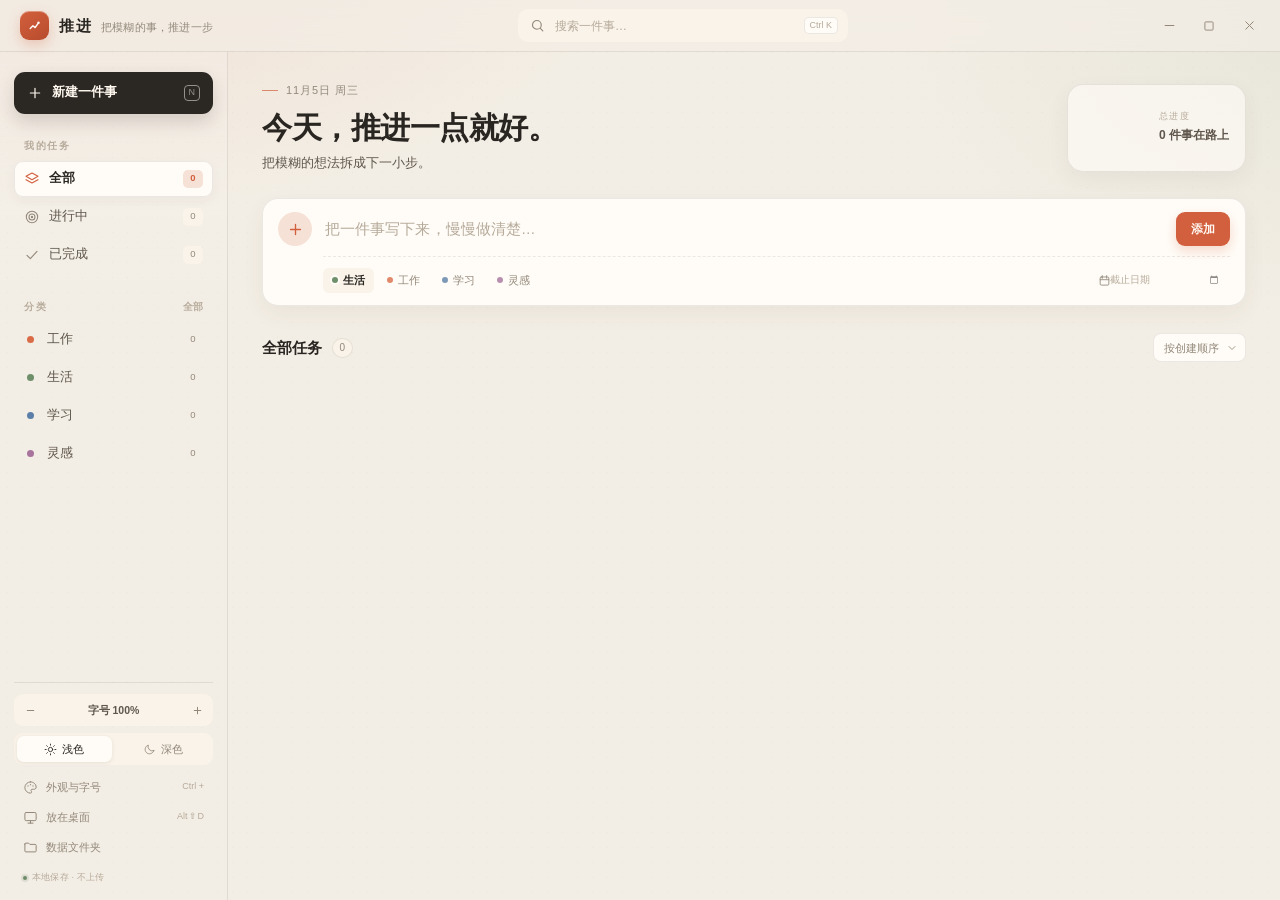
<file: src/renderer/index.html>
<!doctype html>
<html lang="zh-CN" data-theme="light">
  <head>
    <meta charset="utf-8" />
    <meta
      http-equiv="Content-Security-Policy"
      content="default-src 'self'; script-src 'self'; style-src 'self' 'unsafe-inline'; img-src 'self' data: https://tuijin.wall https://tuijin.widget; font-src 'self'; connect-src 'none'; object-src 'none'; base-uri 'none'; form-action 'none'"
    />
    <meta name="viewport" content="width=device-width, initial-scale=1" />
    <link rel="icon" href="data:," />
    <title>推进</title>
    <link rel="stylesheet" href="./base.css" />
    <link rel="stylesheet" href="./main.css" />
  </head>
  <body>
    <div class="wallpaper-layer" aria-hidden="true"></div>

    <div class="app-shell">
      <header class="titlebar drag-region">
        <div class="brand">
          <span class="logo-mark" aria-hidden="true">
            <svg viewBox="0 0 24 24" fill="none">
              <path
                d="M6.6 15.8l3.4-3.5 2.8 2.3 4.2-6"
                stroke="#fff8f2"
                stroke-width="1.9"
                stroke-linecap="round"
                stroke-linejoin="round"
              />
              <circle cx="17.1" cy="8.6" r="1.5" fill="#fff8f2" />
            </svg>
          </span>
          <div class="brand-copy">
            <span class="brand-name">推进</span>
            <span class="brand-tag">把模糊的事，推进一步</span>
          </div>
        </div>

        <label class="titlebar-search no-drag" for="globalSearch">
          <svg class="icon" width="15" height="15" viewBox="0 0 24 24" fill="none" stroke="currentColor" stroke-width="1.8" stroke-linecap="round">
            <circle cx="11" cy="11" r="7"></circle>
            <path d="m16.5 16.5 4 4"></path>
          </svg>
          <input id="globalSearch" type="text" placeholder="搜索一件事…" autocomplete="off" spellcheck="false" />
          <kbd>Ctrl K</kbd>
        </label>

        <div class="window-controls no-drag">
          <button class="window-btn" id="minimizeBtn" type="button" title="最小化" aria-label="最小化">
            <svg class="icon" width="15" height="15" viewBox="0 0 24 24" fill="none" stroke="currentColor" stroke-width="1.6" stroke-linecap="round">
              <path d="M5 12h14"></path>
            </svg>
          </button>
          <button class="window-btn" id="maximizeBtn" type="button" title="最大化" aria-label="最大化">
            <svg class="icon" id="maximizeIcon" width="14" height="14" viewBox="0 0 24 24" fill="none" stroke="currentColor" stroke-width="1.6" stroke-linejoin="round">
              <rect x="5" y="5" width="14" height="14" rx="1.5"></rect>
            </svg>
          </button>
          <button class="window-btn close" id="closeBtn" type="button" title="收起到托盘" aria-label="收起到托盘">
            <svg class="icon" width="15" height="15" viewBox="0 0 24 24" fill="none" stroke="currentColor" stroke-width="1.6" stroke-linecap="round">
              <path d="M6 6l12 12M18 6L6 18"></path>
            </svg>
          </button>
        </div>
      </header>

      <div class="app-body">
        <aside class="sidebar">
          <button class="new-task-btn" id="newTaskBtn" type="button">
            <svg class="icon" width="16" height="16" viewBox="0 0 24 24" fill="none" stroke="currentColor" stroke-width="1.8" stroke-linecap="round">
              <path d="M12 5v14M5 12h14"></path>
            </svg>
            新建一件事
            <kbd>N</kbd>
          </button>

          <div class="side-group">
            <div class="side-label"><span>我的任务</span></div>
            <nav aria-label="任务筛选">
              <button class="nav-item active" type="button" data-view="all">
                <svg class="icon" width="16" height="16" viewBox="0 0 24 24" fill="none" stroke="currentColor" stroke-width="1.6" stroke-linecap="round" stroke-linejoin="round">
                  <path d="m12 3 9 5-9 5-9-5 9-5Z"></path>
                  <path d="m3 13 9 5 9-5"></path>
                </svg>
                全部
                <span class="nav-count" id="allCount">0</span>
              </button>
              <button class="nav-item" type="button" data-view="active">
                <svg class="icon" width="16" height="16" viewBox="0 0 24 24" fill="none" stroke="currentColor" stroke-width="1.6">
                  <circle cx="12" cy="12" r="8.5"></circle>
                  <circle cx="12" cy="12" r="4.5"></circle>
                  <circle cx="12" cy="12" r="1"></circle>
                </svg>
                进行中
                <span class="nav-count" id="activeCount">0</span>
              </button>
              <button class="nav-item" type="button" data-view="done">
                <svg class="icon" width="16" height="16" viewBox="0 0 24 24" fill="none" stroke="currentColor" stroke-width="1.7" stroke-linecap="round" stroke-linejoin="round">
                  <path d="M4.5 12.5 9.5 17.5 19.5 6.5"></path>
                </svg>
                已完成
                <span class="nav-count" id="doneCount">0</span>
              </button>
            </nav>
          </div>

          <div class="side-group">
            <div class="side-label">
              <span>分类</span>
              <button type="button" id="clearCategoryBtn" title="清除分类筛选">全部</button>
            </div>
            <nav aria-label="分类筛选">
              <button class="nav-item category-item" type="button" data-category="work">
                <span class="dot" style="background: #d96c47"></span>
                工作
                <span class="nav-count" data-cat-count="work">0</span>
              </button>
              <button class="nav-item category-item" type="button" data-category="life">
                <span class="dot" style="background: #6f8f6b"></span>
                生活
                <span class="nav-count" data-cat-count="life">0</span>
              </button>
              <button class="nav-item category-item" type="button" data-category="study">
                <span class="dot" style="background: #5b7fa8"></span>
                学习
                <span class="nav-count" data-cat-count="study">0</span>
              </button>
              <button class="nav-item category-item" type="button" data-category="idea">
                <span class="dot" style="background: #a8739d"></span>
                灵感
                <span class="nav-count" data-cat-count="idea">0</span>
              </button>
            </nav>
          </div>

          <div class="sidebar-spacer"></div>

          <div class="sidebar-foot">
            <div class="font-quick" role="group" aria-label="字号快捷调节">
              <button class="font-quick-btn" type="button" data-action="font-dec" title="缩小字号 (Ctrl -)" aria-label="缩小字号">
                <svg class="icon" width="13" height="13" viewBox="0 0 24 24" fill="none" stroke="currentColor" stroke-width="1.9" stroke-linecap="round">
                  <path d="M6 12h12"></path>
                </svg>
              </button>
              <button class="font-quick-value" type="button" data-action="open-appearance" id="fontQuickValue" title="打开外观设置">字号 100%</button>
              <button class="font-quick-btn" type="button" data-action="font-inc" title="放大字号 (Ctrl +)" aria-label="放大字号">
                <svg class="icon" width="13" height="13" viewBox="0 0 24 24" fill="none" stroke="currentColor" stroke-width="1.9" stroke-linecap="round">
                  <path d="M12 6v12M6 12h12"></path>
                </svg>
              </button>
            </div>
            <div class="theme-row" role="group" aria-label="主题">
              <button class="theme-btn active" type="button" data-theme-set="light">
                <svg class="icon" width="13" height="13" viewBox="0 0 24 24" fill="none" stroke="currentColor" stroke-width="1.6" stroke-linecap="round">
                  <circle cx="12" cy="12" r="4"></circle>
                  <path d="M12 2v2M12 20v2M4.9 4.9l1.4 1.4M17.7 17.7l1.4 1.4M2 12h2M20 12h2M4.9 19.1l1.4-1.4M17.7 6.3l1.4-1.4"></path>
                </svg>
                浅色
              </button>
              <button class="theme-btn" type="button" data-theme-set="dark">
                <svg class="icon" width="13" height="13" viewBox="0 0 24 24" fill="none" stroke="currentColor" stroke-width="1.6" stroke-linecap="round" stroke-linejoin="round">
                  <path d="M20 14.2A8 8 0 0 1 9.8 4 8.2 8.2 0 1 0 20 14.2Z"></path>
                </svg>
                深色
              </button>
            </div>
            <button class="side-link" id="openAppearanceBtn" type="button" data-action="open-appearance">
              <svg class="icon" width="15" height="15" viewBox="0 0 24 24" fill="none" stroke="currentColor" stroke-width="1.6" stroke-linecap="round" stroke-linejoin="round">
                <path d="M12 3a9 9 0 1 0 0 18 1.8 1.8 0 0 0 1.3-3.1 1.8 1.8 0 0 1 1.3-3.1h1.9A3.5 3.5 0 0 0 21 11.3C21 6.7 17 3 12 3Z"></path>
                <circle cx="8" cy="9.5" r="1.05" fill="currentColor" stroke="none"></circle>
                <circle cx="12" cy="7.5" r="1.05" fill="currentColor" stroke="none"></circle>
                <circle cx="16" cy="9.5" r="1.05" fill="currentColor" stroke="none"></circle>
              </svg>
              外观与字号
              <span class="side-link-hint">Ctrl +</span>
            </button>
            <button class="side-link" id="openWidgetBtn" type="button">
              <svg class="icon" width="15" height="15" viewBox="0 0 24 24" fill="none" stroke="currentColor" stroke-width="1.6" stroke-linecap="round" stroke-linejoin="round">
                <rect x="3" y="4" width="18" height="13" rx="2"></rect>
                <path d="M8 21h8M12 17v4"></path>
              </svg>
              放在桌面
              <span class="side-link-kbd">Alt ⇧ D</span>
            </button>
            <button class="side-link" id="openDataBtn" type="button">
              <svg class="icon" width="15" height="15" viewBox="0 0 24 24" fill="none" stroke="currentColor" stroke-width="1.6" stroke-linecap="round" stroke-linejoin="round">
                <path d="M3 6.5A1.5 1.5 0 0 1 4.5 5H9l2 2h8.5A1.5 1.5 0 0 1 21 8.5v9a1.5 1.5 0 0 1-1.5 1.5h-15A1.5 1.5 0 0 1 3 17.5v-11Z"></path>
              </svg>
              数据文件夹
            </button>
            <div class="data-note"><span class="dot"></span>本地保存 · 不上传</div>
          </div>
        </aside>

        <main class="workspace" id="workspace">
          <div class="workspace-inner">
            <section class="hero">
              <div>
                <div class="eyebrow" id="dateLine">11月5日 周三</div>
                <h1><span id="heroGreeting">今天</span>，推进一点就好。</h1>
                <p class="hero-sub" id="heroSub">把模糊的想法拆成下一小步。</p>
              </div>
              <div class="hero-metric" aria-label="总进度">
                <div class="mini-ring" id="overallRing"></div>
                <div class="metric-copy">
                  <span class="metric-label">总进度</span>
                  <span class="metric-value" id="overallLabel">0 件事在路上</span>
                </div>
              </div>
            </section>

            <form class="composer" id="composer" autocomplete="off">
              <div class="composer-main">
                <span class="composer-plus" aria-hidden="true">
                  <svg class="icon" width="17" height="17" viewBox="0 0 24 24" fill="none" stroke="currentColor" stroke-width="1.9" stroke-linecap="round">
                    <path d="M12 5v14M5 12h14"></path>
                  </svg>
                </span>
                <input
                  class="composer-input"
                  id="composerInput"
                  type="text"
                  maxlength="120"
                  placeholder="把一件事写下来，慢慢做清楚…"
                  aria-label="新任务名称"
                />
                <button class="composer-submit" type="submit">添加</button>
              </div>
              <div class="composer-options">
                <button class="cat-pill active" type="button" data-composer-cat="life">
                  <span class="dot" style="background: #6f8f6b"></span>生活
                </button>
                <button class="cat-pill" type="button" data-composer-cat="work">
                  <span class="dot" style="background: #d96c47"></span>工作
                </button>
                <button class="cat-pill" type="button" data-composer-cat="study">
                  <span class="dot" style="background: #5b7fa8"></span>学习
                </button>
                <button class="cat-pill" type="button" data-composer-cat="idea">
                  <span class="dot" style="background: #a8739d"></span>灵感
                </button>
                <label class="composer-date-wrap date-field" title="截止日期">
                  <svg class="icon" width="13" height="13" viewBox="0 0 24 24" fill="none" stroke="currentColor" stroke-width="1.6" stroke-linecap="round">
                    <rect x="4" y="5.5" width="16" height="15" rx="2"></rect>
                    <path d="M8 3v5M16 3v5M4 10.5h16"></path>
                  </svg>
                  <input id="composerDue" type="date" aria-label="截止日期" />
                  <span class="date-placeholder">截止日期</span>
                  <span class="date-display"></span>
                </label>
              </div>
            </form>

            <section>
              <div class="list-head">
                <div class="list-title">
                  <span id="listTitle">全部任务</span>
                  <span class="list-count" id="listCount">0</span>
                </div>
                <div class="list-tools">
                  <div class="select-wrap">
                    <select class="quiet-select" id="sortSelect" aria-label="排序方式">
                      <option value="manual">按创建顺序</option>
                      <option value="due">按截止日期</option>
                      <option value="progress">按完成度</option>
                    </select>
                    <svg class="icon" width="12" height="12" viewBox="0 0 24 24" fill="none" stroke="currentColor" stroke-width="1.7" stroke-linecap="round" stroke-linejoin="round">
                      <path d="m6 9 6 6 6-6"></path>
                    </svg>
                  </div>
                </div>
              </div>
              <div class="task-grid" id="taskGrid"></div>
            </section>
          </div>
        </main>
      </div>
    </div>

    <div class="drawer-root" id="drawerRoot" aria-hidden="true">
      <div class="drawer-backdrop" data-action="close-drawer"></div>
      <aside class="drawer" role="dialog" aria-modal="true" aria-label="任务详情">
        <header class="drawer-head">
          <span class="drawer-kicker">这件事</span>
          <label class="drawer-cat">
            <span class="dot" id="drawerCatDot"></span>
            <select id="detailCategory" aria-label="分类">
              <option value="work">工作</option>
              <option value="life">生活</option>
              <option value="study">学习</option>
              <option value="idea">灵感</option>
            </select>
            <svg class="icon" width="11" height="11" viewBox="0 0 24 24" fill="none" stroke="currentColor" stroke-width="1.7" stroke-linecap="round" stroke-linejoin="round">
              <path d="m6 9 6 6 6-6"></path>
            </svg>
          </label>
          <span class="spacer"></span>
          <button class="icon-btn drawer-close" type="button" data-action="close-drawer" aria-label="关闭详情">
            <svg class="icon" width="16" height="16" viewBox="0 0 24 24" fill="none" stroke="currentColor" stroke-width="1.7" stroke-linecap="round">
              <path d="M6 6l12 12M18 6L6 18"></path>
            </svg>
          </button>
        </header>

        <div class="drawer-body">
          <textarea
            id="detailTitle"
            class="detail-title"
            rows="1"
            maxlength="120"
            placeholder="这件事是什么？"
          ></textarea>
          <textarea
            id="detailNote"
            class="detail-note"
            rows="1"
            maxlength="3000"
            placeholder="补充一点背景、动机，或者卡住的地方…"
          ></textarea>

          <section class="progress-card">
            <div class="detail-ring-wrap" id="detailRingWrap"></div>
            <div class="progress-info">
              <h4>完成度</h4>
              <p class="progress-hint" id="progressHint">拖一拖，或按节点自动计算。</p>
              <label class="auto-row" id="autoRow">
                <input type="checkbox" id="autoProgress" />
                <span class="switch" aria-hidden="true"></span>
                <span>按节点自动计算</span>
              </label>
              <input
                class="progress-slider"
                id="progressSlider"
                type="range"
                min="0"
                max="100"
                step="1"
                value="0"
                aria-label="完成度"
              />
            </div>
          </section>

          <div class="detail-meta">
            <label class="meta-chip date-field" title="截止日期">
              <svg class="icon" width="13" height="13" viewBox="0 0 24 24" fill="none" stroke="currentColor" stroke-width="1.6" stroke-linecap="round">
                <rect x="4" y="5.5" width="16" height="15" rx="2"></rect>
                <path d="M8 3v5M16 3v5M4 10.5h16"></path>
              </svg>
              <input type="date" id="detailDue" aria-label="截止日期" />
              <span class="date-placeholder">设置截止</span>
              <span class="date-display"></span>
            </label>
            <span class="meta-chip static">
              <svg class="icon" width="13" height="13" viewBox="0 0 24 24" fill="none" stroke="currentColor" stroke-width="1.6" stroke-linecap="round">
                <circle cx="12" cy="12" r="8.5"></circle>
                <path d="M12 7v5l3 2"></path>
              </svg>
              创建于 <strong id="detailCreated">—</strong>
            </span>
            <span class="meta-chip static" id="detailStatusChip">进行中</span>
          </div>

          <section class="detail-section">
            <div class="section-head">
              <h3>节点</h3>
              <span class="section-count" id="nodeCount">0 / 0</span>
              <span class="section-note">把下一步拆小一点</span>
            </div>
            <div class="node-list" id="nodeList"></div>
            <form class="node-form" id="nodeForm" autocomplete="off">
              <input id="nodeInput" type="text" maxlength="120" placeholder="添加一个具体的小节点…" aria-label="节点名称" />
              <span class="date-field node-date">
                <input id="nodeDue" type="date" aria-label="节点截止日期" />
                <span class="date-placeholder">日期</span>
                <span class="date-display"></span>
              </span>
              <button class="node-add" type="submit" aria-label="添加节点">
                <svg class="icon" width="14" height="14" viewBox="0 0 24 24" fill="none" stroke="currentColor" stroke-width="1.9" stroke-linecap="round">
                  <path d="M12 5v14M5 12h14"></path>
                </svg>
              </button>
            </form>
          </section>
        </div>

        <footer class="drawer-foot">
          <button class="btn btn-sage" id="completeBtn" type="button">
            <svg class="icon" width="14" height="14" viewBox="0 0 24 24" fill="none" stroke="currentColor" stroke-width="1.8" stroke-linecap="round" stroke-linejoin="round">
              <path d="m5 12.5 4.5 4.5L19 7.5"></path>
            </svg>
            <span id="completeBtnText">标记完成</span>
          </button>
          <button class="btn-danger-text" id="deleteBtn" type="button">删除这件事</button>
        </footer>
      </aside>
    </div>

    <div class="appearance-root" id="appearanceRoot" aria-hidden="true">
      <div class="appearance-backdrop" data-action="close-appearance"></div>
      <aside class="appearance-panel" role="dialog" aria-modal="true" aria-label="外观设置">
        <header class="appearance-head">
          <div class="appearance-head-copy">
            <span class="appearance-kicker">外观</span>
            <h2 class="appearance-title">看着舒服，才想打开</h2>
          </div>
          <button class="icon-btn" type="button" data-action="close-appearance" aria-label="关闭外观设置">
            <svg class="icon" width="16" height="16" viewBox="0 0 24 24" fill="none" stroke="currentColor" stroke-width="1.7" stroke-linecap="round">
              <path d="M6 6l12 12M18 6L6 18"></path>
            </svg>
          </button>
        </header>

        <div class="appearance-body">
          <section class="setting-group">
            <div class="setting-head">
              <h3>字号</h3>
              <span class="setting-note">文字大一点，眼睛轻松一点</span>
            </div>
            <div class="font-row">
              <button class="font-step" type="button" data-action="font-dec" aria-label="缩小字号">A−</button>
              <input class="appearance-range" id="fontScaleRange" type="range" min="0.8" max="1.6" step="0.05" value="1" aria-label="界面字号" />
              <button class="font-step font-step-lg" type="button" data-action="font-inc" aria-label="放大字号">A+</button>
            </div>
            <div class="font-meta">
              <span class="font-value" id="fontScaleLabel">100%</span>
              <span class="font-hint">Ctrl + / Ctrl − / Ctrl 0</span>
              <button class="link-btn" type="button" data-action="font-reset">恢复默认</button>
            </div>
            <div class="chip-row">
              <button class="mini-chip" type="button" data-action="font-preset" data-scale="0.9">小 90%</button>
              <button class="mini-chip" type="button" data-action="font-preset" data-scale="1">标准 100%</button>
              <button class="mini-chip" type="button" data-action="font-preset" data-scale="1.15">大 115%</button>
              <button class="mini-chip" type="button" data-action="font-preset" data-scale="1.3">更大 130%</button>
            </div>
          </section>

          <section class="setting-group">
            <div class="setting-head">
              <h3>主题</h3>
              <span class="setting-note">白天浅一点，晚上深一点</span>
            </div>
            <div class="seg-row" role="group" aria-label="主题">
              <button class="seg" type="button" data-theme-set="light" data-seg="theme">
                <svg class="icon" width="14" height="14" viewBox="0 0 24 24" fill="none" stroke="currentColor" stroke-width="1.6" stroke-linecap="round">
                  <circle cx="12" cy="12" r="4"></circle>
                  <path d="M12 2v2M12 20v2M4.9 4.9l1.4 1.4M17.7 17.7l1.4 1.4M2 12h2M20 12h2M4.9 19.1l1.4-1.4M17.7 6.3l1.4-1.4"></path>
                </svg>
                浅色
              </button>
              <button class="seg" type="button" data-theme-set="dark" data-seg="theme">
                <svg class="icon" width="14" height="14" viewBox="0 0 24 24" fill="none" stroke="currentColor" stroke-width="1.6" stroke-linecap="round" stroke-linejoin="round">
                  <path d="M20 14.2A8 8 0 0 1 9.8 4 8.2 8.2 0 1 0 20 14.2Z"></path>
                </svg>
                深色
              </button>
            </div>
          </section>

          <section class="setting-group">
            <div class="setting-head">
              <h3>强调色</h3>
              <span class="setting-note">按钮、进度和选中态的颜色</span>
            </div>
            <div class="accent-row" role="group" aria-label="强调色">
              <button class="accent-swatch" type="button" data-accent-set="clay" title="陶土" aria-label="陶土"></button>
              <button class="accent-swatch" type="button" data-accent-set="sage" title="鼠尾草" aria-label="鼠尾草"></button>
              <button class="accent-swatch" type="button" data-accent-set="ocean" title="海蓝" aria-label="海蓝"></button>
              <button class="accent-swatch" type="button" data-accent-set="plum" title="梅紫" aria-label="梅紫"></button>
              <button class="accent-swatch" type="button" data-accent-set="amber" title="琥珀" aria-label="琥珀"></button>
              <button class="accent-swatch" type="button" data-accent-set="ink" title="墨灰" aria-label="墨灰"></button>
            </div>
          </section>

          <section class="setting-group">
            <div class="setting-head">
              <h3>桌面形态</h3>
              <span class="setting-note">桌面上那个小东西的样子，改完会跟着变</span>
            </div>
            <div class="shape-row" role="group" aria-label="桌面形态">
              <button class="shape-card" type="button" data-widget-style="ball">
                <span class="shape-preview shape-preview-ball" aria-hidden="true">
                  <span class="shape-ball-ring"></span>
                </span>
                <span class="shape-name">悬浮球</span>
                <span class="shape-desc">一个圆，只看总进度</span>
              </button>
              <button class="shape-card" type="button" data-widget-style="buddy">
                <span class="shape-preview shape-preview-buddy" aria-hidden="true">
                  <span class="buddy-face">
                    <span class="buddy-eye"></span>
                    <span class="buddy-eye"></span>
                  </span>
                </span>
                <span class="shape-name">卡通人</span>
                <span class="shape-desc">会跟着进度变表情</span>
              </button>
              <button class="shape-card" type="button" data-widget-style="custom">
                <span class="shape-preview shape-preview-custom" aria-hidden="true"></span>
                <span class="shape-name">自己的图</span>
                <span class="shape-desc">上传一张喜欢的图</span>
              </button>
            </div>

            <div class="widget-custom-row" id="widgetCustomRow">
              <div class="widget-custom-image">
                <div class="widget-custom-thumb" id="widgetCustomThumb" aria-hidden="true"></div>
                <div class="widget-custom-copy">
                  <span class="widget-custom-file" id="widgetCustomName">还没有选图片</span>
                  <div class="widget-custom-actions">
                    <button class="mini-btn" type="button" id="widgetCustomPickBtn">选择图片…</button>
                    <button class="link-btn" type="button" id="widgetCustomClearBtn">移除图片</button>
                  </div>
                </div>
              </div>

              <div class="chip-row" role="group" aria-label="图片契合方式">
                <button class="mini-chip" type="button" data-widget-fit="cover">铺满</button>
                <button class="mini-chip" type="button" data-widget-fit="contain">完整</button>
              </div>

              <label class="slider-row">
                <span class="slider-label">压暗</span>
                <input class="appearance-range" id="widgetCustomDimRange" type="range" min="0" max="60" step="1" value="12" aria-label="自定义图片压暗" />
                <span class="slider-value" id="widgetCustomDimLabel">12%</span>
              </label>

              <label class="check-row">
                <input type="checkbox" id="widgetCustomShowText" />
                <span class="switch" aria-hidden="true"></span>
                <span>显示进度和文字</span>
              </label>

              <p class="setting-hint">
                不选图的话，桌面上还是那个卡通人；图只换桌面浮层，不影响工作台壁纸。
              </p>
            </div>

            <label class="check-row">
              <input type="checkbox" id="widgetVisibleSwitch" />
              <span class="switch" aria-hidden="true"></span>
              <span>在桌面显示悬浮球</span>
            </label>
            <p class="setting-hint">
              关掉之后，桌面上就不放它了，工作台照常能用；想叫回来，点托盘图标或按
              <kbd>Alt</kbd> + <kbd>Shift</kbd> + <kbd>D</kbd>。
            </p>
          </section>

          <section class="setting-group">
            <div class="setting-head">
              <h3>浮层大小</h3>
              <span class="setting-note">觉得占地方就调小一点</span>
            </div>
            <div class="size-row" role="group" aria-label="浮层大小">
              <button class="size-card" type="button" data-widget-size="small">
                <span class="size-dot size-dot-sm" aria-hidden="true"></span>
                <span class="size-name">小</span>
              </button>
              <button class="size-card" type="button" data-widget-size="medium">
                <span class="size-dot size-dot-md" aria-hidden="true"></span>
                <span class="size-name">中</span>
              </button>
              <button class="size-card" type="button" data-widget-size="large">
                <span class="size-dot size-dot-lg" aria-hidden="true"></span>
                <span class="size-name">大</span>
              </button>
            </div>

            <label class="check-row">
              <input type="checkbox" id="widgetPinnedSwitch" />
              <span class="switch" aria-hidden="true"></span>
              <span>始终显示在其他窗口上方</span>
            </label>
            <p class="setting-hint">
              关掉之后，点开别的软件它就会被挡住，看起来像「不见了」——其实还在，从托盘图标或按
              <kbd>Alt</kbd> + <kbd>Shift</kbd> + <kbd>D</kbd> 就能叫回来。点开它本身也会自动浮到最前。
            </p>
          </section>

          <section class="setting-group">
            <div class="setting-head">
              <h3>壁纸</h3>
              <span class="setting-note">让工作台有点自己的样子</span>
            </div>

            <div class="seg-row" role="group" aria-label="壁纸来源">
              <button class="seg" type="button" data-wallpaper-kind="none">无</button>
              <button class="seg" type="button" data-wallpaper-kind="preset">预设</button>
              <button class="seg" type="button" data-wallpaper-kind="image">自定义图片</button>
            </div>

            <div class="wallpaper-presets" id="wallpaperPresetRow" role="group" aria-label="预设壁纸">
              <button class="wp-swatch" type="button" data-wallpaper-preset="sunrise" title="日出" aria-label="日出"><span>日出</span></button>
              <button class="wp-swatch" type="button" data-wallpaper-preset="dusk" title="黄昏" aria-label="黄昏"><span>黄昏</span></button>
              <button class="wp-swatch" type="button" data-wallpaper-preset="forest" title="林间" aria-label="林间"><span>林间</span></button>
              <button class="wp-swatch" type="button" data-wallpaper-preset="ocean" title="海面" aria-label="海面"><span>海面</span></button>
              <button class="wp-swatch" type="button" data-wallpaper-preset="paper" title="纸感" aria-label="纸感"><span>纸感</span></button>
              <button class="wp-swatch" type="button" data-wallpaper-preset="night" title="夜色" aria-label="夜色"><span>夜色</span></button>
              <button class="wp-swatch" type="button" data-wallpaper-preset="gradient" title="渐层" aria-label="渐层"><span>渐层</span></button>
              <button class="wp-swatch" type="button" data-wallpaper-preset="web" title="网点" aria-label="网点"><span>网点</span></button>
            </div>

            <div class="wallpaper-image-row" id="wallpaperImageRow">
              <div class="wallpaper-thumb" id="wallpaperThumb" aria-hidden="true"></div>
              <div class="wallpaper-image-copy">
                <span class="wallpaper-file" id="wallpaperFileName">还没有选图片</span>
                <div class="wallpaper-image-actions">
                  <button class="mini-btn" type="button" data-action="pick-wallpaper">选择图片…</button>
                  <button class="link-btn" type="button" data-action="clear-wallpaper">移除</button>
                </div>
              </div>
            </div>

            <label class="slider-row">
              <span class="slider-label">压暗</span>
              <input class="appearance-range" id="wallpaperDimRange" type="range" min="0" max="0.8" step="0.02" value="0.18" aria-label="壁纸压暗" />
              <span class="slider-value" id="wallpaperDimLabel">18%</span>
            </label>
            <label class="slider-row">
              <span class="slider-label">模糊</span>
              <input class="appearance-range" id="wallpaperBlurRange" type="range" min="0" max="24" step="1" value="0" aria-label="壁纸模糊" />
              <span class="slider-value" id="wallpaperBlurLabel">0</span>
            </label>

            <label class="check-row">
              <input type="checkbox" id="wallpaperOnMain" />
              <span class="switch" aria-hidden="true"></span>
              <span>壁纸也铺到这个工作台</span>
            </label>
          </section>
        </div>

        <footer class="appearance-foot">
          <button class="btn btn-soft" type="button" data-action="reset-appearance">恢复默认外观</button>
          <span class="appearance-foot-note">改动会立刻保存</span>
        </footer>
      </aside>
    </div>

    <div class="modal-root" id="modalRoot" aria-hidden="true">
      <div class="modal" role="alertdialog" aria-modal="true" aria-labelledby="modalTitle" aria-describedby="modalCopy">
        <h3 id="modalTitle">删除这件事？</h3>
        <p id="modalCopy">这件事和它的所有节点都会被删除，无法恢复。</p>
        <div class="modal-actions">
          <button class="btn btn-soft" type="button" data-action="close-modal">再想想</button>
          <button class="btn btn-danger" type="button" id="confirmDeleteBtn">删除</button>
        </div>
      </div>
    </div>

    <div class="toast-root" id="toastRoot"></div>

    <script src="./webview-api.js"></script>
    <script type="module" src="./main.js"></script>
  </body>
</html>
</file>
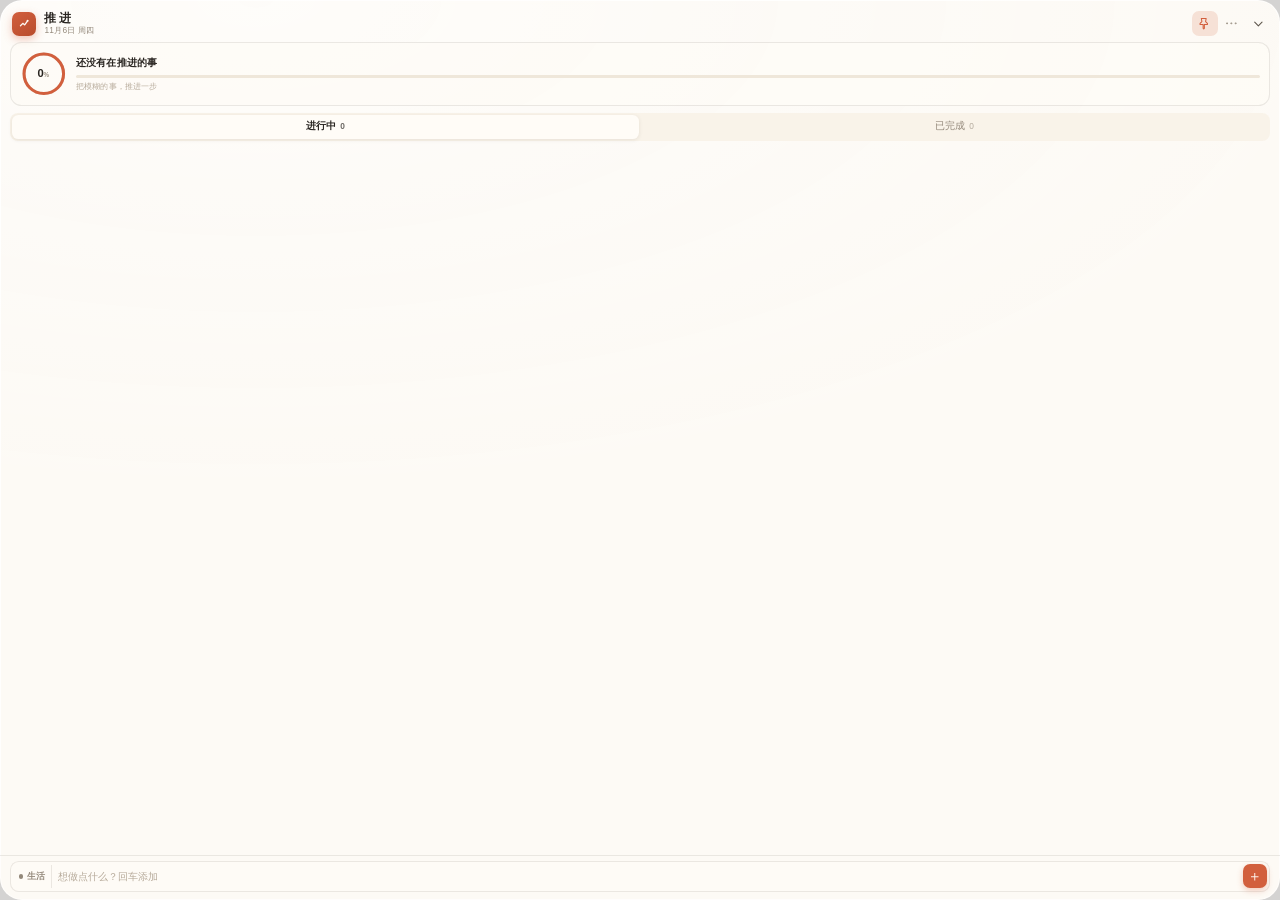
<file: src/renderer/widget.html>
<!doctype html>
<html lang="zh-CN" data-theme="light" data-accent="clay" data-wallpaper="none" data-widget-style="ball">
  <head>
    <meta charset="utf-8" />
    <meta
      http-equiv="Content-Security-Policy"
      content="default-src 'self'; script-src 'self'; style-src 'self' 'unsafe-inline'; img-src 'self' data: https://tuijin.wall https://tuijin.widget; font-src 'self'; connect-src 'none'; object-src 'none'; base-uri 'none'; form-action 'none'"
    />
    <link rel="icon" href="data:," />
    <title>推进 · 桌面浮层</title>
    <link rel="stylesheet" href="./base.css" />
    <link rel="stylesheet" href="./widget.css" />
  </head>
  <body class="widget-body">
    <div class="wallpaper-layer" aria-hidden="true"></div>

    <!-- ------------------------------------------------ 悬浮球 136 × 136 -->
    <div
      class="stage stage-ball"
      id="stageBall"
      role="button"
      tabindex="0"
      aria-label="推进悬浮球，点击展开详情，按住可拖动"
    >
      <div class="ball-disc">
        <span class="ball-grain" aria-hidden="true"></span>
        <svg class="ball-ring progress-ring" viewBox="0 0 120 120" aria-hidden="true">
          <circle class="ring-track" cx="60" cy="60" r="52"></circle>
          <circle class="ring-value" id="ballRing" cx="60" cy="60" r="52"></circle>
        </svg>
        <div class="ball-core">
          <span class="ball-pct" id="ballPct">0<span class="pct-sign">%</span></span>
          <span class="ball-meta" id="ballMeta">还没有事</span>
        </div>
      </div>
    </div>

    <!-- ------------------------------------------------ 卡通人 176 × 208 -->
    <section
      class="stage stage-buddy"
      id="stageBuddy"
      data-mood="slump"
      role="button"
      tabindex="0"
      aria-label="推进小人，点击展开详情，按住可拖动"
    >
      <div class="buddy-art" aria-hidden="true">
        <svg class="buddy-svg" viewBox="0 0 120 140" preserveAspectRatio="xMidYMax meet" fill="none">
          <defs>
            <filter id="buddyWobble" x="-18%" y="-18%" width="136%" height="136%">
              <feTurbulence
                type="fractalNoise"
                baseFrequency="0.026"
                numOctaves="2"
                seed="7"
                result="noise"
              />
              <feDisplacementMap
                in="SourceGraphic"
                in2="noise"
                scale="1.4"
                xChannelSelector="R"
                yChannelSelector="G"
              />
            </filter>
          </defs>

          <g filter="url(#buddyWobble)">
            <!-- ===================== 0%：躺平丧 ===================== -->
            <g class="pose pose-slump">
              <path class="ln ground" d="M8 133c18-2 36-2 54-1s32 2 50-1" />
              <!-- 摊在地上的身体 -->
              <path
                class="fl-cloth"
                d="M40 104c10-6 30-7 42-2 6 3 8 8 5 11-4 4-14 6-26 6-11 0-20-2-23-5-3-2-2-7 2-10z"
              />
              <!-- 腿摊开 -->
              <path class="ln" d="M87 110c8 1 14 4 17 8M88 117c8 2 13 5 15 9" />
              <!-- 头歪在左边 -->
              <circle class="fl-skin" cx="30" cy="108" r="13" />
              <path class="ln" d="M18 104c2-6 8-9 14-8" />
              <path class="fl-ink" d="M24.5 104.5h5.5M32.5 104h5" />
              <path class="ln" d="M28 116c3 0 5-1 6-3" />
              <!-- 垂下去的手 -->
              <path class="ln" d="M50 116c-4 4-9 7-14 8" />
              <path class="ln sigh" d="M96 98c3-4 7-4 9 0M101 92c2-3 5-3 6 0" />
              <path class="ln sigh" d="M20 124h-8" />
            </g>

            <!-- ===================== 1–40%：刚起身 ===================== -->
            <g class="pose pose-rise">
              <path class="ln ground" d="M8 133c18-2 36-2 54-1s32 2 50-1" />
              <path
                class="fl-cloth"
                d="M45 92c7-7 16-4 19 6 3 10 0 19-7 22-7 3-12-2-13-12-1-8 0-13 1-16z"
              />
              <path class="ln" d="M52 112c-2 8-5 14-10 19M60 112c3 8 5 15 5 21" />
              <path class="ln" d="M41 131h-6M66 133h5" />
              <circle class="fl-skin" cx="48" cy="68" r="13.5" />
              <path class="ln" d="M35 63c3-7 12-10 19-6" />
              <path class="fl-ink" d="M41 69.5l5-1.2M52 68.3l5-1" />
              <path class="ln" d="M44 77c3 1 6 0 7-2" />
              <!-- 撑地的手 -->
              <path class="ln" d="M42 96c-6 5-10 11-11 18" />
              <path class="ln" d="M31 114l-4 4" />
              <path class="ln" d="M66 96c5 3 8 8 9 14" />
              <path class="ln sigh" d="M74 110c3-2 6-2 8 1" />
            </g>

            <!-- ===================== 41–80%：使劲推 ===================== -->
            <g class="pose pose-work">
              <path class="ln ground" d="M8 133c18-2 36-3 54-1s30 1 50-2" />
              <!-- 被推的球 -->
              <circle class="fl-cloth" cx="93" cy="100" r="20" />
              <path class="ln" d="M79 92c4-5 10-7 15-5M80 107c5 3 12 3 18 0" />
              <path class="ln" d="M93 80v-5M73 100h-4M108 100h4M87 84l-4-3" />
              <!-- 身体前倾 -->
              <path
                class="fl-cloth"
                d="M34 74c8-5 16 0 18 10 2 9-1 17-8 19-7 2-12-4-13-14-1-8 1-12 3-15z"
              />
              <!-- 蹬地的腿 -->
              <path class="ln" d="M40 104c-6 7-11 13-15 20M50 104c3 8 4 15 3 21" />
              <path class="ln" d="M26 131h-6M55 132h6" />
              <!-- 头 -->
              <circle class="fl-skin" cx="42" cy="50" r="14" />
              <path class="ln" d="M28 46c3-8 13-11 21-6" />
              <path class="fl-ink" d="M34 51.5l6-1.6M47 50l6-1.6" />
              <path class="ln" d="M36 59c3 2 7 1 9-1" />
              <!-- 推的手 -->
              <path class="ln" d="M50 80c10 3 18 7 24 11M48 90c10 2 18 5 23 8" />
              <path class="fl-accent sweat" d="M66 36c2 3 3 5 1 7-2 1-4-1-3-3z" />
              <path class="ln sigh" d="M26 116h-8M24 123h-6" />
            </g>

            <!-- ===================== 81–99%：就差一点 ===================== -->
            <g class="pose pose-near">
              <path class="ln ground" d="M8 133c18-2 36-2 54-1s32 2 50-1" />
              <path
                class="fl-accent star"
                d="M97 20l3.4 7.8 8.2 1-6 5.9 1.4 8.2-7-3.7-7 3.7 1.4-8.2-6-5.9 8.2-1z"
              />
              <path class="ln trail" d="M67 44c8-4 16-5 22-3" />
              <path
                class="fl-cloth"
                d="M42 66c7-4 15 0 17 9 2 9-1 17-8 19-7 2-13-4-14-13-1-8 1-12 5-15z"
              />
              <!-- 踮脚 -->
              <path class="ln" d="M48 96c-4 8-7 16-8 24M56 96c4 8 5 16 4 25" />
              <path class="ln" d="M40 132l-6 1M59 133l6 1" />
              <circle class="fl-skin" cx="50" cy="42" r="14" />
              <path class="ln" d="M36 38c4-8 15-10 22-4" />
              <circle class="fl-ink" cx="45" cy="43" r="1.9" />
              <circle class="fl-ink" cx="56" cy="42" r="1.9" />
              <path class="ln" d="M47 51c3 2 7 2 9-1" />
              <!-- 伸手够星星 -->
              <path class="ln" d="M60 76c8-9 14-18 19-27" />
              <path class="ln" d="M42 78c-7 0-12 2-16 6" />
              <path class="ln sigh" d="M28 108h-8M31 116h-9" />
            </g>

            <!-- ===================== 100%：庆祝 ===================== -->
            <g class="pose pose-party">
              <ellipse cx="60" cy="132" rx="23" ry="3" fill="rgba(0,0,0,0.09)" />
              <path class="ln ground" d="M14 132c18-2 34-2 50-1s28 1 46-2" />
              <circle class="fl-accent" cx="22" cy="30" r="2.6" />
              <circle class="fl-cloth" cx="101" cy="42" r="2.2" />
              <circle class="fl-accent" cx="34" cy="16" r="1.8" />
              <path class="ln confetti" d="M88 16l5 5M93 16l-5 5" />
              <path class="ln confetti" d="M16 50h8M20 46v8" />
              <!-- 蹦起来的身体 -->
              <path
                class="fl-cloth"
                d="M48 68c8-3 15 2 16 11 1 9-3 16-10 18-7 2-12-4-13-13-1-8 2-13 7-16z"
              />
              <!-- 收起来的腿 -->
              <path class="ln" d="M52 96c-6 8-9 16-10 23M60 96c5 7 8 14 9 21" />
              <path class="ln" d="M39 131l-6 1M68 133l6 1" />
              <circle class="fl-skin" cx="56" cy="44" r="14.5" />
              <path class="ln" d="M42 40c4-8 15-10 22-4" />
              <path class="fl-ink" d="M50 43l1.6 3.4 3.4 1.6-3.4 1.6L50 53l-1.6-3.4L45 48l3.4-1.6z" />
              <path class="fl-ink" d="M65 42l1.5 3.2 3.2 1.5-3.2 1.5-1.5 3.2-1.5-3.2-3.2-1.5 3.2-1.5z" />
              <path class="ln" d="M51 56c4 4 10 4 13-1" />
              <!-- 举起的双手 -->
              <path class="ln" d="M46 74c-7-7-11-15-13-23M66 74c7-7 11-15 13-23" />
              <circle class="fl-accent" cx="38" cy="52" r="2.8" opacity="0.4" />
              <circle class="fl-accent" cx="74" cy="51" r="2.8" opacity="0.4" />
            </g>
          </g>
        </svg>
      </div>


      <div class="buddy-info">
        <div class="buddy-row">
          <span class="buddy-pct" id="buddyPct">0<span class="pct-sign">%</span></span>
          <span class="buddy-mood" id="buddyMood">先躺一会儿</span>
        </div>
        <div class="buddy-label" id="buddyLabel">还没有事</div>
      </div>
    </section>

    <!-- ------------------------------------------------ 自定义图片 176 × 208 -->
    <section
      class="stage stage-custom"
      id="stageCustom"
      role="button"
      tabindex="0"
      aria-label="推进桌面小人，点击展开详情，按住可拖动"
    >
      <div class="custom-shot" aria-hidden="true">
        <img class="custom-img" id="customImg" alt="" draggable="false" />
        <span class="custom-shade" aria-hidden="true"></span>
        <span class="custom-empty" id="customEmpty" aria-hidden="true">
          <svg viewBox="0 0 24 24" fill="none" stroke="currentColor" stroke-width="1.6" stroke-linecap="round" stroke-linejoin="round">
            <rect x="3" y="4" width="18" height="16" rx="3"></rect>
            <circle cx="8.5" cy="9.5" r="1.6"></circle>
            <path d="m5 17 4.5-4.5 3 2.5 3-3L20 17"></path>
          </svg>
          <span>还没有选图</span>
        </span>
      </div>

      <div class="custom-info" id="customInfo">
        <div class="custom-row">
          <span class="custom-pct" id="customPct">0<span class="pct-sign">%</span></span>
          <span class="custom-meta" id="customMeta">还没有事</span>
        </div>
      </div>
    </section>

    <!-- ------------------------------------------------ 展开面板 384 × 580 -->
    <section class="stage stage-expanded" id="stageExpanded" aria-label="推进详情面板">
      <header class="x-head" id="xHead">
        <span class="x-logo" aria-hidden="true">
          <svg viewBox="0 0 24 24" fill="none">
            <path
              d="M6.6 15.8l3.4-3.5 2.8 2.3 4.2-6"
              stroke="currentColor"
              stroke-width="1.9"
              stroke-linecap="round"
              stroke-linejoin="round"
            />
            <circle cx="17.1" cy="8.6" r="1.5" fill="currentColor" />
          </svg>
        </span>
        <div class="x-brand">
          <div class="x-name">推进</div>
          <div class="x-date" id="xDate">11月6日 周四</div>
        </div>
        <div class="x-actions">
          <button class="icon-btn" id="xPin" type="button" title="切换置顶" aria-label="切换置顶">
            <svg viewBox="0 0 24 24" fill="none" stroke="currentColor" stroke-width="1.7" stroke-linecap="round" stroke-linejoin="round">
              <path d="M9 4h6l-1 5 3 3v2h-5v6l-1 1-1-1v-6H5v-2l3-3-1-5Z" />
            </svg>
          </button>
          <button class="icon-btn" id="xMenuBtn" type="button" title="更多" aria-label="更多">
            <svg viewBox="0 0 24 24" fill="none" stroke="currentColor" stroke-width="2" stroke-linecap="round">
              <circle cx="5" cy="12" r="0.6" /><circle cx="12" cy="12" r="0.6" /><circle cx="19" cy="12" r="0.6" />
            </svg>
          </button>
          <button class="icon-btn" id="xCollapse" type="button" title="收起" aria-label="收起面板">
            <svg viewBox="0 0 24 24" fill="none" stroke="currentColor" stroke-width="1.8" stroke-linecap="round" stroke-linejoin="round">
              <path d="m6 10 6 6 6-6" />
            </svg>
          </button>
        </div>
      </header>

      <!-- 没置顶时提醒一下：被别的窗口挡住不等于丢了 -->
      <button class="x-pin-hint" id="xPinHint" type="button" hidden>
        <svg viewBox="0 0 24 24" fill="none" stroke="currentColor" stroke-width="1.7" stroke-linecap="round" stroke-linejoin="round">
          <path d="M9 4h6l-1 5 3 3v2h-5v6l-1 1-1-1v-6H5v-2l3-3-1-5Z" />
        </svg>
        <span>没开置顶，被别的窗口挡住时按 <kbd>Alt</kbd>+<kbd>Shift</kbd>+<kbd>D</kbd> 叫回来</span>
        <span class="x-pin-hint-act">开</span>
      </button>

      <section class="x-summary" aria-label="进度概览">
        <div class="x-ring-wrap">
          <svg class="x-ring progress-ring" viewBox="0 0 120 120" aria-hidden="true">
            <circle class="ring-track" cx="60" cy="60" r="52"></circle>
            <circle class="ring-value" id="xRing" cx="60" cy="60" r="52"></circle>
          </svg>
          <span class="x-ring-pct" id="xRingPct">0<span class="pct-sign">%</span></span>
        </div>
        <div class="x-sum-text">
          <div class="x-sum-top">
            <span class="x-sum-note" id="xSumNote">还没有在推进的事</span>
            <span class="x-sum-due" id="xSumDue"></span>
          </div>
          <div class="x-sum-bar"><span id="xSumBar" style="width: 0%"></span></div>
          <div class="x-sum-sub" id="xSumSub">把模糊的事，推进一步</div>
        </div>
      </section>

      <div class="x-tabs" role="tablist" aria-label="任务状态">
        <button class="x-tab is-active" type="button" role="tab" data-tab="active" aria-selected="true">
          进行中 <span class="x-tab-count" id="xActiveCount">0</span>
        </button>
        <button class="x-tab" type="button" role="tab" data-tab="done" aria-selected="false">
          已完成 <span class="x-tab-count" id="xDoneCount">0</span>
        </button>
      </div>

      <div class="x-list" id="xList" role="tabpanel"></div>

      <div class="x-add">
        <form id="xForm" autocomplete="off">
          <button class="x-cat" id="xCat" type="button" title="切换分类">
            <span class="dot" id="xCatDot"></span>
            <span id="xCatName">生活</span>
          </button>
          <input id="xInput" type="text" maxlength="120" placeholder="想做点什么？回车添加" aria-label="新任务名称" />
          <button class="x-send" type="submit" aria-label="添加任务">
            <svg viewBox="0 0 24 24" fill="none" stroke="currentColor" stroke-width="2" stroke-linecap="round">
              <path d="M12 5v14M5 12h14" />
            </svg>
          </button>
        </form>
      </div>
    </section>

    <!-- 右键 / 长按菜单（收起态窗口装不下，只在展开面板出现） -->
    <div class="ctx" id="ctxMenu" role="menu" hidden>
      <button type="button" role="menuitem" data-menu="main">打开工作台</button>
      <div class="ctx-sep" role="separator"></div>
      <button type="button" role="menuitem" data-menu="ball">
        <span class="ctx-check" data-check="ball">✓</span>悬浮球形态
      </button>
      <button type="button" role="menuitem" data-menu="buddy">
        <span class="ctx-check" data-check="buddy">✓</span>卡通人形态
      </button>
      <button type="button" role="menuitem" data-menu="custom">
        <span class="ctx-check" data-check="custom">✓</span>自己的图
      </button>
      <div class="ctx-sep" role="separator"></div>
      <button type="button" role="menuitem" data-menu="pin" id="ctxPin">置顶显示</button>
      <button type="button" role="menuitem" data-menu="hide">隐藏到托盘</button>
    </div>

    <div class="toast-root" id="toastRoot"></div>

    <script src="./webview-api.js"></script>
    <script type="module" src="./widget.js"></script>
  </body>
</html>
</file>
<file: src/renderer/base.css>
:root {
  --font-ui: "Microsoft YaHei UI", "Microsoft YaHei", "PingFang SC", "Hiragino Sans GB", "Segoe UI", sans-serif;
  --font-num: "Bahnschrift", "DIN Alternate", "Microsoft YaHei UI", sans-serif;
  --radius-lg: 20px;
  --radius-md: 14px;
  --radius-sm: 10px;
  --ease: cubic-bezier(0.22, 1, 0.36, 1);

  /* 字体缩放：由 JS 从 settings.fontScale 写入，default 1 = 标准 */
  --ui-scale: 1;

  /* 壁纸 */
  --wallpaper-css: none;
  --wallpaper-dim: 0.18;
  --wallpaper-blur: 0px;
}

/* 根字号随 --ui-scale 变化，页面里一律用 rem 卡字号 */
html {
  font-size: calc(16px * var(--ui-scale));
}

:root,
:root[data-theme="light"] {
  color-scheme: light;
  --bg: #f3eee5;
  --bg-deep: #ebe2d4;
  --surface: #fffcf7;
  --surface-2: #f9f3e9;
  --surface-3: #efe7da;
  --ink: #292521;
  --ink-soft: #5f574d;
  --muted: #93887a;
  --faint: #b6aa9a;
  --line: rgba(66, 53, 38, 0.1);
  --line-strong: rgba(66, 53, 38, 0.17);
  --accent: #d25f3d;
  --accent-deep: #b84c2d;
  --accent-soft: #f6e1d6;
  --sage: #6e8c69;
  --danger: #bd4c3f;
  --danger-soft: #f7dfda;
  --primary-bg: #2b2723;
  --primary-ink: #fff9f0;
  --widget-bg: rgba(255, 252, 246, 0.94);
  --glass-border: rgba(255, 255, 255, 0.78);
  --input-bg: rgba(255, 255, 255, 0.55);
  --shadow: 0 22px 55px rgba(76, 55, 32, 0.15);
  --card-shadow: 0 8px 22px rgba(76, 55, 32, 0.055);
  --toast-bg: #2b2723;
  --toast-ink: #fff9f0;
  --overlay: rgba(39, 30, 22, 0.32);
  --scroll: rgba(80, 64, 47, 0.22);
}

:root[data-theme="dark"] {
  color-scheme: dark;
  --bg: #171512;
  --bg-deep: #100f0d;
  --surface: #211e1a;
  --surface-2: #28241f;
  --surface-3: #322d26;
  --ink: #f3ebe1;
  --ink-soft: #cec3b5;
  --muted: #978b7c;
  --faint: #706457;
  --line: rgba(255, 244, 229, 0.09);
  --line-strong: rgba(255, 244, 229, 0.17);
  --accent: #e77b56;
  --accent-deep: #f08c68;
  --accent-soft: rgba(231, 123, 86, 0.17);
  --sage: #91ab88;
  --danger: #e17b6d;
  --danger-soft: rgba(225, 123, 109, 0.16);
  --primary-bg: #f3ebe1;
  --primary-ink: #211e1a;
  --widget-bg: rgba(31, 28, 24, 0.94);
  --glass-border: rgba(255, 255, 255, 0.09);
  --input-bg: rgba(255, 255, 255, 0.04);
  --shadow: 0 26px 65px rgba(0, 0, 0, 0.5);
  --card-shadow: 0 10px 26px rgba(0, 0, 0, 0.18);
  --toast-bg: #f3ebe1;
  --toast-ink: #211e1a;
  --overlay: rgba(0, 0, 0, 0.5);
  --scroll: rgba(255, 244, 229, 0.19);
}

* {
  box-sizing: border-box;
}

html,
body {
  width: 100%;
  height: 100%;
  margin: 0;
}

body {
  font-family: var(--font-ui);
  color: var(--ink);
  background: var(--bg);
  font-size: 14px;
  line-height: 1.55;
  overflow: hidden;
  user-select: none;
  -webkit-font-smoothing: antialiased;
  text-rendering: optimizeLegibility;
}

button,
input,
textarea,
select,
a {
  -webkit-app-region: no-drag;
}

button {
  border: 0;
  padding: 0;
  background: none;
  color: inherit;
  font: inherit;
  cursor: pointer;
}

input,
textarea,
select {
  font: inherit;
  color: inherit;
  outline: none;
  border: 0;
  background: transparent;
}

input,
textarea {
  user-select: text;
}

textarea {
  resize: none;
}

::selection {
  background: var(--accent-soft);
  color: var(--ink);
}

h1,
h2,
h3,
h4,
p {
  margin: 0;
}

button:focus-visible,
input:focus-visible,
textarea:focus-visible,
select:focus-visible,
[tabindex]:focus-visible {
  outline: 2px solid var(--accent);
  outline-offset: 2px;
}

button:disabled {
  cursor: default;
  opacity: 0.55;
}

.icon {
  display: block;
  flex: 0 0 auto;
  pointer-events: none;
}

.drag-region {
  -webkit-app-region: drag;
}

.no-drag,
button,
input,
textarea,
select {
  -webkit-app-region: no-drag;
}

.sr-only {
  position: absolute;
  width: 1px;
  height: 1px;
  padding: 0;
  margin: -1px;
  overflow: hidden;
  clip: rect(0, 0, 0, 0);
  white-space: nowrap;
  border: 0;
}

::-webkit-scrollbar {
  width: 9px;
  height: 9px;
}

::-webkit-scrollbar-track {
  background: transparent;
}

::-webkit-scrollbar-thumb {
  background: var(--scroll);
  border: 3px solid transparent;
  border-radius: 999px;
  background-clip: padding-box;
}

::-webkit-scrollbar-thumb:hover {
  background: var(--muted);
  border: 3px solid transparent;
  background-clip: padding-box;
}

.icon-btn {
  width: 32px;
  height: 32px;
  display: inline-grid;
  place-items: center;
  border-radius: 9px;
  color: var(--muted);
  transition: background 0.16s ease, color 0.16s ease, transform 0.16s ease;
}

.icon-btn:hover {
  background: var(--surface-2);
  color: var(--ink);
}

.icon-btn:active {
  transform: scale(0.94);
}

.icon-btn.is-on {
  color: var(--accent);
  background: var(--accent-soft);
}

.progress-ring {
  width: 100%;
  height: 100%;
  transform: rotate(-90deg);
  overflow: visible;
}

.progress-ring .ring-track {
  fill: none;
  stroke: var(--line-strong);
  stroke-width: 7;
}

.progress-ring .ring-value {
  fill: none;
  stroke-width: 7;
  stroke-linecap: round;
  transition: stroke-dashoffset 0.5s var(--ease), stroke 0.2s ease;
}

.toast-root {
  position: fixed;
  left: 50%;
  bottom: 26px;
  z-index: 400;
  display: flex;
  flex-direction: column;
  align-items: center;
  gap: 8px;
  transform: translateX(-50%);
  pointer-events: none;
}

.toast {
  display: flex;
  align-items: center;
  gap: 8px;
  max-width: min(420px, 80vw);
  padding: 10px 15px;
  border-radius: 11px;
  background: var(--toast-bg);
  color: var(--toast-ink);
  box-shadow: 0 12px 30px rgba(20, 15, 10, 0.22);
  font-size: 12px;
  opacity: 0;
  transform: translateY(8px) scale(0.98);
  transition: opacity 0.22s ease, transform 0.22s var(--ease);
}

.toast.is-visible {
  opacity: 1;
  transform: translateY(0) scale(1);
}

.toast-error {
  background: var(--danger);
  color: #fff8f3;
}

.toast-success {
  background: var(--sage);
  color: #fbfdf9;
}

.pill {
  display: inline-flex;
  align-items: center;
  gap: 5px;
  height: 22px;
  padding: 0 8px;
  border-radius: 999px;
  font-size: 10.5px;
  font-weight: 500;
  color: var(--muted);
  background: var(--surface-2);
}

.dot {
  width: 6px;
  height: 6px;
  border-radius: 50%;
  flex: 0 0 auto;
  background: currentColor;
}

@media (prefers-reduced-motion: reduce) {
  *,
  *::before,
  *::after {
    animation-duration: 0.001ms !important;
    transition-duration: 0.001ms !important;
  }
}

/* ---------------- 强调色 ---------------- */

:root[data-accent="clay"] {
  --accent: #d25f3d;
  --accent-deep: #b84c2d;
  --accent-soft: #f6e1d6;
}

:root[data-accent="sage"] {
  --accent: #5f8a5a;
  --accent-deep: #4a7245;
  --accent-soft: #e2ecdf;
}

:root[data-accent="ocean"] {
  --accent: #3d7fa6;
  --accent-deep: #2d6488;
  --accent-soft: #dcebf4;
}

:root[data-accent="plum"] {
  --accent: #9a5f8c;
  --accent-deep: #7d4770;
  --accent-soft: #f0e0eb;
}

:root[data-accent="amber"] {
  --accent: #c1852a;
  --accent-deep: #a06a1c;
  --accent-soft: #f6e8d2;
}

:root[data-accent="ink"] {
  --accent: #4a5461;
  --accent-deep: #353d47;
  --accent-soft: #e3e7ec;
}

:root[data-theme="dark"][data-accent="clay"] {
  --accent: #e77b56;
  --accent-deep: #f08c68;
  --accent-soft: rgba(231, 123, 86, 0.17);
}

:root[data-theme="dark"][data-accent="sage"] {
  --accent: #8db487;
  --accent-deep: #a3c79d;
  --accent-soft: rgba(141, 180, 135, 0.18);
}

:root[data-theme="dark"][data-accent="ocean"] {
  --accent: #6fa9c9;
  --accent-deep: #8bbfd9;
  --accent-soft: rgba(111, 169, 201, 0.18);
}

:root[data-theme="dark"][data-accent="plum"] {
  --accent: #c48cb6;
  --accent-deep: #d5a4c8;
  --accent-soft: rgba(196, 140, 182, 0.18);
}

:root[data-theme="dark"][data-accent="amber"] {
  --accent: #dca94f;
  --accent-deep: #e9bd6c;
  --accent-soft: rgba(220, 169, 79, 0.18);
}

:root[data-theme="dark"][data-accent="ink"] {
  --accent: #93a2b3;
  --accent-deep: #a9b7c6;
  --accent-soft: rgba(147, 162, 179, 0.18);
}

/* ---------------- 壁纸 ---------------- */

.wallpaper-layer {
  position: fixed;
  inset: 0;
  z-index: 0;
  pointer-events: none;
  background-image: var(--wallpaper-css);
  background-size: cover;
  background-position: center;
  background-repeat: no-repeat;
  filter: blur(var(--wallpaper-blur));
  transform: scale(1.04);
  transition: opacity 0.25s ease;
}

/* 模糊边缘会露出底色，稍微放大后裁掉 */
.wallpaper-layer::after {
  content: "";
  position: absolute;
  inset: 0;
  background: rgba(18, 14, 10, var(--wallpaper-dim));
}

/* 预设渐变。用 data-wallpaper 切换，避免在 JS 里拼长字符串 */
:root[data-wallpaper="sunrise"] .wallpaper-layer {
  background-image:
    radial-gradient(760px 520px at 12% 8%, #fbe0c8, transparent 62%),
    radial-gradient(620px 460px at 92% 22%, #f7c9b3, transparent 58%),
    linear-gradient(160deg, #fdf3e6, #f4dcc6 55%, #e9c4ad);
}

:root[data-wallpaper="dusk"] .wallpaper-layer {
  background-image:
    radial-gradient(720px 520px at 18% 12%, #e4c9d6, transparent 60%),
    radial-gradient(560px 420px at 88% 30%, #b9a8cf, transparent 58%),
    linear-gradient(158deg, #f3e6ec, #dcc8d6 52%, #b8a6c4);
}

:root[data-wallpaper="forest"] .wallpaper-layer {
  background-image:
    radial-gradient(680px 500px at 16% 10%, #d5e6cf, transparent 60%),
    radial-gradient(520px 400px at 90% 26%, #b6cfae, transparent 56%),
    linear-gradient(160deg, #e8f0e2, #cfe0c7 54%, #aec7a6);
}

:root[data-wallpaper="ocean"] .wallpaper-layer {
  background-image:
    radial-gradient(700px 520px at 14% 12%, #cfe4f2, transparent 60%),
    radial-gradient(560px 430px at 92% 24%, #a9cbdf, transparent 58%),
    linear-gradient(160deg, #e4f0f8, #c6dcea 54%, #a2c2d6);
}

:root[data-wallpaper="paper"] .wallpaper-layer {
  background-image:
    repeating-linear-gradient(0deg, rgba(120, 100, 74, 0.05) 0 1px, transparent 1px 22px),
    linear-gradient(168deg, #fbf6ec, #f2e9d8);
}

:root[data-wallpaper="night"] .wallpaper-layer {
  background-image:
    radial-gradient(660px 480px at 20% 10%, #2f3a52, transparent 62%),
    radial-gradient(520px 420px at 86% 28%, #43395a, transparent 58%),
    linear-gradient(162deg, #1b2130, #232b3d 52%, #2e3448);
}

/* 夜间壁纸压暗过头会看不清，单独收一点 */
:root[data-wallpaper="night"] .wallpaper-layer::after {
  background: rgba(8, 10, 16, calc(var(--wallpaper-dim) * 0.55));
}

:root[data-wallpaper="gradient"] .wallpaper-layer {
  background-image:
    conic-gradient(from 210deg at 22% 18%, #f8d9c4, #e9d3e0 32%, #cfe0ea 62%, #d9e6cd 82%, #f8d9c4);
}

:root[data-wallpaper="web"] .wallpaper-layer {
  background-image:
    radial-gradient(rgba(120, 100, 74, 0.16) 1px, transparent 1px),
    linear-gradient(160deg, #f8f2e7, #ece1d0);
  background-size: 18px 18px, cover;
}

:root[data-theme="dark"][data-wallpaper="sunrise"] .wallpaper-layer {
  background-image:
    radial-gradient(760px 520px at 12% 8%, #4a332b, transparent 62%),
    radial-gradient(620px 460px at 92% 22%, #5c3a2e, transparent 58%),
    linear-gradient(160deg, #241c18, #2e231d 55%, #3a2a22);
}

:root[data-theme="dark"][data-wallpaper="dusk"] .wallpaper-layer {
  background-image:
    radial-gradient(720px 520px at 18% 12%, #3b2d3c, transparent 60%),
    radial-gradient(560px 420px at 88% 30%, #32283f, transparent 58%),
    linear-gradient(158deg, #1f1a22, #2a2230 52%, #332a3c);
}

:root[data-theme="dark"][data-wallpaper="forest"] .wallpaper-layer {
  background-image:
    radial-gradient(680px 500px at 16% 10%, #26331f, transparent 60%),
    radial-gradient(520px 400px at 90% 26%, #2c3b25, transparent 56%),
    linear-gradient(160deg, #171c14, #1e2619 54%, #25301f);
}

:root[data-theme="dark"][data-wallpaper="ocean"] .wallpaper-layer {
  background-image:
    radial-gradient(700px 520px at 14% 12%, #1d2c38, transparent 60%),
    radial-gradient(560px 430px at 92% 24%, #223441, transparent 58%),
    linear-gradient(160deg, #121a21, #18242d 54%, #1e2c37);
}

:root[data-theme="dark"][data-wallpaper="paper"] .wallpaper-layer {
  background-image:
    repeating-linear-gradient(0deg, rgba(255, 244, 229, 0.04) 0 1px, transparent 1px 22px),
    linear-gradient(168deg, #1a1714, #211d18);
}

:root[data-theme="dark"][data-wallpaper="gradient"] .wallpaper-layer {
  background-image:
    conic-gradient(from 210deg at 22% 18%, #3a2a24, #37293a 32%, #24323c 62%, #26331f 82%, #3a2a24);
}

:root[data-theme="dark"][data-wallpaper="web"] .wallpaper-layer {
  background-image:
    radial-gradient(rgba(255, 244, 229, 0.07) 1px, transparent 1px),
    linear-gradient(160deg, #191612, #211d18);
  background-size: 18px 18px, cover;
}

/* ---------------- 桌面形态公共 ---------------- */

/* 宿主用 SetWindowRgn 裁出形状，页面要精确铺满，不留边距 */
.widget-page {
  width: 100%;
  height: 100%;
  margin: 0;
  overflow: hidden;
  background: transparent;
}
</file>
<file: src/renderer/main.css>
body {
  background:
    radial-gradient(900px 520px at 8% -12%, rgba(210, 95, 61, 0.11), transparent 62%),
    radial-gradient(760px 520px at 104% 2%, rgba(110, 140, 105, 0.09), transparent 58%),
    var(--bg);
}

body::before {
  content: "";
  position: fixed;
  inset: 0;
  pointer-events: none;
  opacity: 0.45;
  background-image: radial-gradient(rgba(75, 58, 39, 0.085) 0.55px, transparent 0.55px);
  background-size: 15px 15px;
  z-index: 0;
}

:root[data-theme="dark"] body::before {
  opacity: 0.22;
  background-image: radial-gradient(rgba(255, 245, 230, 0.11) 0.55px, transparent 0.55px);
}

/* ---------------- 壁纸层 ---------------- */

/* 工作台只有在 settings.wallpaper.onMain && kind !== 'none' 时才铺壁纸 */
.wallpaper-layer {
  opacity: 0;
}

:root[data-wallpaper-on="1"] .wallpaper-layer {
  opacity: 1;
}

/* 铺了壁纸时，原来这两层纸质底纹要让位，不然壁纸看不清 */
:root[data-wallpaper-on="1"] body {
  background: var(--bg);
}

:root[data-wallpaper-on="1"] body::before {
  opacity: 0.12;
}

:root[data-theme="dark"][data-wallpaper-on="1"] body::before {
  opacity: 0.08;
}

/* 壁纸之上，卡片保留可读的底色，避免字浮在花纹上 */
:root[data-wallpaper-on="1"] .task-card,
:root[data-wallpaper-on="1"] .composer,
:root[data-wallpaper-on="1"] .empty-state {
  background: color-mix(in srgb, var(--surface) 92%, transparent);
  backdrop-filter: blur(2px);
}

:root[data-wallpaper-on="1"] .hero-metric {
  background: color-mix(in srgb, var(--surface) 82%, transparent);
  backdrop-filter: blur(2px);
}

/* 侧栏和标题栏也要有自己的背衬，否则文字直接压在壁纸花纹上读不清 */
:root[data-wallpaper-on="1"] .sidebar {
  background:
    linear-gradient(180deg, rgba(255, 255, 255, 0.18), transparent 34%),
    color-mix(in srgb, var(--bg) 80%, transparent);
  backdrop-filter: blur(18px) saturate(1.15);
  border-right-color: color-mix(in srgb, var(--line) 70%, transparent);
}

:root[data-theme="dark"][data-wallpaper-on="1"] .sidebar {
  background:
    linear-gradient(180deg, rgba(255, 255, 255, 0.05), transparent 34%),
    color-mix(in srgb, var(--bg) 80%, transparent);
}

:root[data-wallpaper-on="1"] .titlebar {
  background: color-mix(in srgb, var(--bg) 84%, transparent);
  backdrop-filter: blur(20px) saturate(1.15);
}

.app-shell {
  position: relative;
  z-index: 1;
  height: 100vh;
  display: flex;
  flex-direction: column;
  overflow: hidden;
}

/* ---------------- titlebar ---------------- */

.titlebar {
  flex: 0 0 3.25rem;
  height: 3.25rem;
  display: flex;
  align-items: center;
  gap: 1rem;
  padding: 0 0.75rem 0 1.25rem;
  border-bottom: 1px solid var(--line);
  background: color-mix(in srgb, var(--bg) 72%, transparent);
  backdrop-filter: blur(16px);
  -webkit-app-region: drag;
}

.brand {
  display: flex;
  align-items: center;
  gap: 0.625rem;
  min-width: 12.25rem;
}

.logo-mark {
  width: 1.8125rem;
  height: 1.8125rem;
  border-radius: 9px;
  background: linear-gradient(145deg, var(--accent), var(--accent-deep));
  box-shadow: 0 5px 13px rgba(210, 95, 61, 0.28), inset 0 1px 0 rgba(255, 255, 255, 0.34);
  display: grid;
  place-items: center;
  flex: 0 0 auto;
}

.logo-mark svg {
  width: 1.1875rem;
  height: 1.1875rem;
}

.brand-copy {
  display: flex;
  align-items: baseline;
  gap: 0.5rem;
  min-width: 0;
}

.brand-name {
  font-size: 0.9375rem;
  font-weight: 700;
  letter-spacing: 0.13em;
  white-space: nowrap;
}

.brand-tag {
  font-size: 0.65625rem;
  color: var(--muted);
  white-space: nowrap;
  letter-spacing: 0.02em;
}

.titlebar-search {
  flex: 0 1 20.625rem;
  margin: 0 auto;
  height: 2.0625rem;
  display: flex;
  align-items: center;
  gap: 0.5rem;
  padding: 0 0.5625rem 0 0.6875rem;
  border: 1px solid transparent;
  border-radius: 10px;
  background: var(--surface-2);
  color: var(--muted);
  transition: border-color 0.18s ease, background 0.18s ease, box-shadow 0.18s ease;
}

.titlebar-search:focus-within {
  border-color: color-mix(in srgb, var(--accent) 48%, transparent);
  background: var(--surface);
  box-shadow: 0 0 0 3px var(--accent-soft);
  color: var(--accent);
}

.titlebar-search input {
  flex: 1;
  min-width: 0;
  height: 100%;
  font-size: 0.75rem;
  color: var(--ink);
}

.titlebar-search input::placeholder {
  color: var(--faint);
}

.titlebar-search kbd {
  flex: 0 0 auto;
  font-family: var(--font-ui);
  font-size: 0.5625rem;
  color: var(--faint);
  border: 1px solid var(--line);
  border-radius: 5px;
  padding: 1px 0.3125rem;
  background: var(--surface);
}

.window-controls {
  display: flex;
  align-items: center;
  gap: 0.125rem;
  flex: 0 0 auto;
}

.window-btn {
  width: 2.375rem;
  height: 2rem;
  display: grid;
  place-items: center;
  border-radius: 8px;
  color: var(--muted);
  transition: background 0.15s ease, color 0.15s ease;
}

.window-btn:hover {
  background: var(--surface-2);
  color: var(--ink);
}

.window-btn.close:hover {
  background: var(--danger);
  color: #fff8f3;
}

/* ---------------- layout ---------------- */

.app-body {
  flex: 1;
  min-height: 0;
  display: flex;
}

.sidebar {
  flex: 0 0 14.25rem;
  width: 14.25rem;
  min-height: 0;
  padding: 1.25rem 0.875rem 0.9375rem;
  border-right: 1px solid var(--line);
  display: flex;
  flex-direction: column;
  background: linear-gradient(180deg, rgba(255, 255, 255, 0.18), transparent 34%);
}

.new-task-btn {
  height: 2.625rem;
  width: 100%;
  display: flex;
  align-items: center;
  gap: 0.5625rem;
  padding: 0 0.8125rem;
  border-radius: 11px;
  background: var(--primary-bg);
  color: var(--primary-ink);
  box-shadow: 0 8px 18px rgba(45, 34, 23, 0.16);
  font-size: 0.78125rem;
  font-weight: 600;
  transition: transform 0.18s var(--ease), box-shadow 0.18s ease, opacity 0.18s ease;
}

.new-task-btn:hover {
  transform: translateY(-1px);
  box-shadow: 0 11px 22px rgba(45, 34, 23, 0.21);
}

.new-task-btn:active {
  transform: translateY(0);
}

.new-task-btn kbd {
  margin-left: auto;
  font-family: var(--font-ui);
  font-size: 0.5625rem;
  font-weight: 500;
  opacity: 0.5;
  border: 1px solid currentColor;
  border-radius: 4px;
  padding: 0 0.25rem;
}

.side-group {
  margin-top: 1.5625rem;
}

.side-label {
  display: flex;
  align-items: center;
  justify-content: space-between;
  padding: 0 0.625rem;
  margin-bottom: 0.4375rem;
  font-size: 0.59375rem;
  font-weight: 600;
  letter-spacing: 0.16em;
  color: var(--faint);
  text-transform: uppercase;
}

.side-label button {
  font-size: 0.59375rem;
  letter-spacing: 0;
  color: var(--faint);
}

.side-label button:hover {
  color: var(--accent);
}

.nav-item {
  width: 100%;
  height: 2.25rem;
  display: flex;
  align-items: center;
  gap: 0.5625rem;
  padding: 0 0.625rem;
  margin-bottom: 0.125rem;
  border-radius: 9px;
  color: var(--ink-soft);
  font-size: 0.78125rem;
  text-align: left;
  transition: background 0.15s ease, color 0.15s ease;
}

.nav-item .icon {
  color: var(--muted);
  transition: color 0.15s ease;
}

.nav-item:hover {
  background: var(--surface-2);
  color: var(--ink);
}

.nav-item.active {
  background: var(--surface);
  color: var(--ink);
  font-weight: 600;
  box-shadow: inset 0 0 0 1px var(--line), 0 4px 12px rgba(74, 55, 36, 0.045);
}

.nav-item.active .icon {
  color: var(--accent);
}

.nav-count {
  margin-left: auto;
  min-width: 1.25rem;
  height: 1.125rem;
  padding: 0 0.3125rem;
  display: grid;
  place-items: center;
  border-radius: 5px;
  background: var(--surface-2);
  color: var(--muted);
  font-family: var(--font-num);
  font-size: 0.59375rem;
}

.nav-item.active .nav-count {
  background: var(--accent-soft);
  color: var(--accent);
}

.category-item .dot {
  width: 0.4375rem;
  height: 0.4375rem;
  margin: 0 0.25rem 0 0.1875rem;
}

.category-item .nav-count {
  background: transparent;
}

.sidebar-spacer {
  flex: 1;
  min-height: 1rem;
}

.sidebar-foot {
  border-top: 1px solid var(--line);
  padding-top: 0.6875rem;
}

.theme-row {
  display: flex;
  gap: 0.25rem;
  padding: 0.1875rem;
  border-radius: 9px;
  background: var(--surface-2);
  margin-bottom: 0.4375rem;
}

.theme-btn {
  flex: 1;
  height: 1.625rem;
  display: flex;
  align-items: center;
  justify-content: center;
  gap: 0.3125rem;
  border-radius: 7px;
  font-size: 0.65625rem;
  color: var(--muted);
  transition: background 0.15s ease, color 0.15s ease, box-shadow 0.15s ease;
}

.theme-btn.active {
  background: var(--surface);
  color: var(--ink);
  box-shadow: 0 1px 4px rgba(50, 37, 24, 0.09);
}

.side-link {
  width: 100%;
  height: 1.875rem;
  display: flex;
  align-items: center;
  gap: 0.5rem;
  padding: 0 0.5625rem;
  border-radius: 7px;
  color: var(--muted);
  font-size: 0.6875rem;
  text-align: left;
}

.side-link:hover {
  background: var(--surface-2);
  color: var(--ink);
}

.data-note {
  display: flex;
  align-items: center;
  gap: 0.3125rem;
  margin: 0.5625rem 0.5625rem 0;
  font-size: 0.5625rem;
  color: var(--faint);
  letter-spacing: 0.02em;
}

.data-note .dot {
  width: 0.25rem;
  height: 0.25rem;
  background: var(--sage);
  box-shadow: 0 0 0 2px color-mix(in srgb, var(--sage) 16%, transparent);
}

/* ---------------- workspace ---------------- */

.workspace {
  flex: 1;
  min-width: 0;
  overflow-y: auto;
  overflow-x: hidden;
  scroll-behavior: smooth;
}

.workspace-inner {
  max-width: 72.5rem;
  margin: 0 auto;
  padding: 1.875rem 2.125rem 3.375rem;
}

.hero {
  display: flex;
  align-items: center;
  justify-content: space-between;
  gap: 1.625rem;
  margin-bottom: 1.5625rem;
}

.eyebrow {
  display: flex;
  align-items: center;
  gap: 0.5rem;
  font-size: 0.6875rem;
  letter-spacing: 0.08em;
  color: var(--muted);
}

.eyebrow::before {
  content: "";
  width: 1rem;
  height: 1px;
  background: var(--accent);
  opacity: 0.7;
}

.hero h1 {
  margin: 0.5625rem 0 0.4375rem;
  font-size: 1.875rem;
  line-height: 1.3;
  letter-spacing: -0.015em;
  font-weight: 700;
}

.hero h1 em {
  font-style: normal;
  color: var(--accent);
}

.hero-sub {
  font-size: 0.78125rem;
  color: var(--ink-soft);
}

.hero-sub strong {
  font-weight: 600;
  color: var(--ink);
}

.hero-metric {
  flex: 0 0 auto;
  display: flex;
  align-items: center;
  gap: 0.8125rem;
  padding: 0.625rem 1rem 0.625rem 0.75rem;
  border: 1px solid var(--line);
  border-radius: 16px;
  background: color-mix(in srgb, var(--surface) 62%, transparent);
  box-shadow: var(--card-shadow);
}

.mini-ring {
  position: relative;
  width: 4.125rem;
  height: 4.125rem;
  flex: 0 0 auto;
}

.mini-ring .ring-track,
.mini-ring .ring-value {
  stroke-width: 8;
}

.ring-center {
  position: absolute;
  inset: 0;
  display: flex;
  align-items: center;
  justify-content: center;
  font-family: var(--font-num);
  font-size: 1.0625rem;
  font-weight: 700;
  letter-spacing: -0.02em;
}

.ring-center small {
  font-size: 0.5625rem;
  font-weight: 500;
  color: var(--muted);
  margin-left: 1px;
}

.metric-copy {
  display: flex;
  flex-direction: column;
  gap: 0.125rem;
}

.metric-label {
  font-size: 0.5625rem;
  letter-spacing: 0.14em;
  color: var(--faint);
}

.metric-value {
  font-size: 0.75rem;
  font-weight: 600;
  color: var(--ink-soft);
  white-space: nowrap;
}

/* ---------------- composer ---------------- */

.composer {
  padding: 0.8125rem 0.9375rem 0.75rem;
  border: 1px solid var(--line);
  border-radius: 16px;
  background: var(--surface);
  box-shadow: var(--card-shadow);
  transition: border-color 0.18s ease, box-shadow 0.18s ease;
  margin-bottom: 1.6875rem;
}

.composer:focus-within {
  border-color: color-mix(in srgb, var(--accent) 35%, transparent);
  box-shadow: 0 0 0 3px var(--accent-soft), var(--card-shadow);
}

.composer-main {
  display: flex;
  align-items: center;
  gap: 0.6875rem;
}

.composer-plus {
  width: 2.125rem;
  height: 2.125rem;
  flex: 0 0 auto;
  display: grid;
  place-items: center;
  border-radius: 50%;
  background: var(--accent-soft);
  color: var(--accent);
}

.composer-input {
  flex: 1;
  min-width: 0;
  height: 2.125rem;
  font-size: 0.90625rem;
  font-weight: 500;
  letter-spacing: 0.005em;
}

.composer-input::placeholder {
  color: var(--faint);
  font-weight: 400;
}

.composer-submit {
  flex: 0 0 auto;
  height: 2.125rem;
  padding: 0 0.9375rem;
  border-radius: 9px;
  display: flex;
  align-items: center;
  gap: 0.3125rem;
  background: var(--accent);
  color: #fff8f2;
  font-size: 0.71875rem;
  font-weight: 600;
  box-shadow: 0 5px 12px rgba(210, 95, 61, 0.22);
  transition: background 0.16s ease, transform 0.16s ease;
}

.composer-submit:hover {
  background: var(--accent-deep);
  transform: translateY(-1px);
}

.composer-options {
  display: flex;
  align-items: center;
  gap: 0.25rem;
  margin: 0.625rem 0 0 2.8125rem;
  padding-top: 0.625rem;
  border-top: 1px dashed var(--line);
}

.cat-pill {
  height: 1.5625rem;
  display: flex;
  align-items: center;
  gap: 0.3125rem;
  padding: 0 0.5625rem;
  border-radius: 6px;
  font-size: 0.65625rem;
  color: var(--muted);
  transition: background 0.15s ease, color 0.15s ease;
}

.cat-pill .dot {
  width: 0.375rem;
  height: 0.375rem;
  opacity: 0.8;
}

.cat-pill:hover {
  background: var(--surface-2);
  color: var(--ink);
}

.cat-pill.active {
  background: var(--surface-2);
  color: var(--ink);
  font-weight: 600;
}

.cat-pill.active .dot {
  opacity: 1;
  box-shadow: 0 0 0 2px var(--surface);
}

.composer-date-wrap {
  margin-left: auto;
  display: flex;
  align-items: center;
  gap: 0.375rem;
  height: 1.625rem;
  padding: 0 0.5rem;
  border-radius: 7px;
  color: var(--muted);
  border: 1px solid transparent;
}

.composer-date-wrap:hover,
.composer-date-wrap:focus-within {
  background: var(--surface-2);
  border-color: var(--line);
}

.composer-date-wrap input {
  width: 6.5rem;
  font-size: 0.65625rem;
  color: var(--muted);
}

.composer-date-wrap input::-webkit-calendar-picker-indicator {
  opacity: 0.45;
  cursor: pointer;
}

.date-field {
  position: relative;
}

.date-field input[type="date"] {
  color: transparent;
}

.date-field:focus-within input[type="date"] {
  color: var(--ink-soft);
}

.date-field input[type="date"]::-webkit-datetime-edit {
  color: inherit;
}

.date-placeholder,
.date-display {
  position: absolute;
  top: 50%;
  left: 1.25rem;
  transform: translateY(-50%);
  pointer-events: none;
  font-size: 0.625rem;
  white-space: nowrap;
}

.date-placeholder {
  color: var(--faint);
}

.date-display {
  display: none;
  color: var(--ink-soft);
}

.date-field.has-value .date-placeholder {
  display: none;
}

.date-field.has-value .date-display {
  display: block;
}

.date-field:focus-within .date-placeholder,
.date-field:focus-within .date-display {
  display: none;
}

.composer-date-wrap .date-placeholder,
.composer-date-wrap .date-display {
  left: 1.25rem;
}

/* ---------------- list ---------------- */

.list-head {
  display: flex;
  align-items: center;
  justify-content: space-between;
  gap: 1rem;
  margin-bottom: 0.8125rem;
}

.list-title {
  display: flex;
  align-items: center;
  gap: 0.5625rem;
  font-size: 0.9375rem;
  font-weight: 700;
  letter-spacing: 0.01em;
}

.list-count {
  font-family: var(--font-num);
  font-size: 0.625rem;
  font-weight: 500;
  color: var(--muted);
  background: var(--surface-2);
  border: 1px solid var(--line);
  padding: 1px 0.4375rem;
  border-radius: 999px;
}

.list-tools {
  display: flex;
  align-items: center;
  gap: 0.4375rem;
}

.select-wrap {
  position: relative;
  display: flex;
  align-items: center;
}

.select-wrap .icon {
  position: absolute;
  right: 0.5rem;
  pointer-events: none;
  color: var(--muted);
}

.quiet-select {
  appearance: none;
  height: 1.8125rem;
  padding: 0 1.625rem 0 0.625rem;
  border: 1px solid var(--line);
  border-radius: 8px;
  background: var(--surface);
  font-size: 0.65625rem;
  color: var(--muted);
  cursor: pointer;
}

.quiet-select:hover {
  color: var(--ink);
  border-color: var(--line-strong);
}

.task-grid {
  display: grid;
  grid-template-columns: repeat(2, minmax(0, 1fr));
  gap: 0.8125rem;
}

.task-card {
  --cat-color: var(--accent);
  --cat-tint: var(--accent-soft);
  position: relative;
  min-height: 11.75rem;
  padding: 0.9375rem 1rem 0.8125rem;
  border: 1px solid var(--line);
  border-radius: 16px;
  background: var(--surface);
  box-shadow: var(--card-shadow);
  cursor: pointer;
  display: flex;
  flex-direction: column;
  overflow: hidden;
  text-align: left;
  transition: transform 0.2s var(--ease), box-shadow 0.2s ease, border-color 0.2s ease;
}

.task-card.is-entering {
  animation: card-in 0.35s var(--ease) both;
}

@keyframes card-in {
  from {
    opacity: 0;
    transform: translateY(0.375rem);
  }
  to {
    opacity: 1;
    transform: translateY(0);
  }
}

.task-card::before {
  content: "";
  position: absolute;
  left: 0;
  top: 1.25rem;
  bottom: 1.25rem;
  width: 0.1875rem;
  border-radius: 0 3px 3px 0;
  background: var(--cat-color);
  opacity: 0.65;
  transition: bottom 0.2s ease, top 0.2s ease, opacity 0.2s ease;
}

.task-card::after {
  content: "";
  position: absolute;
  inset: 0;
  background: linear-gradient(120deg, var(--cat-tint), transparent 38%);
  opacity: 0;
  pointer-events: none;
  transition: opacity 0.25s ease;
}

.task-card:hover {
  transform: translateY(-0.125rem);
  border-color: var(--line-strong);
  box-shadow: 0 16px 34px rgba(74, 55, 36, 0.1);
}

.task-card:hover::before {
  top: 0.875rem;
  bottom: 0.875rem;
  opacity: 1;
}

.task-card:hover::after {
  opacity: 0.3;
}

.task-card > * {
  position: relative;
  z-index: 1;
}

.card-top {
  display: flex;
  align-items: center;
  gap: 0.5rem;
  margin-bottom: 0.625rem;
}

.task-check {
  width: 1.3125rem;
  height: 1.3125rem;
  flex: 0 0 auto;
  display: grid;
  place-items: center;
  border: 1.5px solid var(--line-strong);
  border-radius: 50%;
  color: transparent;
  transition: border-color 0.16s ease, background 0.16s ease, color 0.16s ease;
}

.task-check .icon {
  width: 0.6875rem;
  height: 0.6875rem;
}

.task-check:hover {
  border-color: var(--sage);
  color: var(--sage);
  background: color-mix(in srgb, var(--sage) 10%, transparent);
}

.cat-tag {
  display: inline-flex;
  align-items: center;
  gap: 0.3125rem;
  height: 1.3125rem;
  padding: 0 0.5rem;
  border-radius: 6px;
  font-size: 0.59375rem;
  font-weight: 600;
  letter-spacing: 0.04em;
  color: var(--cat-color);
  background: var(--cat-tint);
}

.cat-tag .dot {
  width: 0.25rem;
  height: 0.25rem;
}

.card-arrow {
  margin-left: auto;
  width: 1.5rem;
  height: 1.5rem;
  display: grid;
  place-items: center;
  border-radius: 7px;
  color: var(--faint);
  opacity: 0;
  transform: translateX(-0.1875rem);
  transition: opacity 0.18s ease, transform 0.18s ease, background 0.18s ease;
  pointer-events: none;
}

.task-card:hover .card-arrow {
  opacity: 1;
  transform: translateX(0);
}

.card-arrow:hover {
  background: var(--surface-2);
  color: var(--ink);
}

.card-title {
  font-size: 0.96875rem;
  line-height: 1.5;
  font-weight: 650;
  letter-spacing: 0.005em;
  display: -webkit-box;
  -webkit-line-clamp: 2;
  -webkit-box-orient: vertical;
  overflow: hidden;
  word-break: break-word;
}

.card-note {
  margin-top: 0.3125rem;
  font-size: 0.71875rem;
  line-height: 1.65;
  color: var(--muted);
  display: -webkit-box;
  -webkit-line-clamp: 2;
  -webkit-box-orient: vertical;
  overflow: hidden;
  word-break: break-word;
}

.card-progress {
  display: flex;
  align-items: center;
  gap: 0.625rem;
  margin-top: auto;
  padding-top: 0.9375rem;
}

.progress-num {
  flex: 0 0 auto;
  min-width: 2.6875rem;
  font-family: var(--font-num);
  font-size: 1.1875rem;
  line-height: 1;
  font-weight: 700;
  font-variant-numeric: tabular-nums;
  letter-spacing: -0.02em;
  color: var(--cat-color);
}

.progress-num small {
  font-family: var(--font-ui);
  font-size: 0.5625rem;
  font-weight: 500;
  margin-left: 1px;
  color: var(--muted);
}

.progress-bar {
  flex: 1;
  height: 0.25rem;
  border-radius: 999px;
  background: var(--surface-3);
  overflow: hidden;
}

.progress-bar span {
  display: block;
  height: 100%;
  border-radius: inherit;
  background: var(--cat-color);
  transition: width 0.4s var(--ease);
}

.card-next {
  width: 100%;
  display: flex;
  align-items: center;
  gap: 0.4375rem;
  margin-top: 0.6875rem;
  padding-top: 0.625rem;
  border-top: 1px dashed var(--line);
  text-align: left;
  color: var(--muted);
  min-height: 1.75rem;
}

.card-next.done-next {
  cursor: default;
  color: var(--faint);
}

.card-next.done-next .next-title {
  color: var(--faint);
}

.node-circle {
  width: 0.9375rem;
  height: 0.9375rem;
  flex: 0 0 auto;
  display: grid;
  place-items: center;
  border: 1.4px solid var(--line-strong);
  border-radius: 50%;
  color: transparent;
  background: var(--surface);
  transition: border-color 0.16s ease, background 0.16s ease, color 0.16s ease;
}

.node-circle .icon {
  width: 0.5rem;
  height: 0.5rem;
}

.card-next:hover .node-circle {
  border-color: var(--sage);
  color: var(--sage);
}

.next-label {
  flex: 0 0 auto;
  font-size: 0.53125rem;
  font-weight: 600;
  letter-spacing: 0.1em;
  color: var(--faint);
}

.next-title {
  flex: 1;
  min-width: 0;
  font-size: 0.65625rem;
  color: var(--ink-soft);
  white-space: nowrap;
  overflow: hidden;
  text-overflow: ellipsis;
}

.next-title.placeholder {
  color: var(--faint);
}

.next-add {
  flex: 0 0 auto;
  color: var(--accent);
  font-size: 0.8125rem;
  line-height: 1;
}

.card-due {
  flex: 0 0 auto;
  font-size: 0.59375rem;
  color: var(--faint);
  white-space: nowrap;
}

.card-due.overdue {
  color: var(--danger);
  font-weight: 600;
}

.card-due.today {
  color: var(--accent);
  font-weight: 600;
}

.card-due.soon {
  color: var(--ink-soft);
}

.card-meta {
  display: flex;
  align-items: center;
  gap: 0.5rem;
  margin-top: 0.375rem;
  font-size: 0.5625rem;
  color: var(--faint);
}

.card-meta .spacer {
  flex: 1;
}

.card-meta .meta-item {
  display: flex;
  align-items: center;
  gap: 0.1875rem;
}

.task-card.done {
  opacity: 0.72;
  background: color-mix(in srgb, var(--surface) 74%, var(--surface-2));
}

.task-card.done .card-title {
  text-decoration: line-through;
  text-decoration-color: var(--faint);
  color: var(--muted);
}

.task-card.done .task-check {
  border-color: var(--sage);
  background: var(--sage);
  color: #fffdf8;
}

.task-card.done .progress-num {
  color: var(--sage);
}

.task-card.done .progress-bar span {
  background: var(--sage);
}

.task-card.done::before {
  background: var(--sage);
}

/* ---------------- empty ---------------- */

.empty-state {
  grid-column: 1 / -1;
  min-height: 19.375rem;
  display: flex;
  flex-direction: column;
  align-items: center;
  justify-content: center;
  padding: 2.375rem 1.5rem;
  border: 1.5px dashed var(--line-strong);
  border-radius: 20px;
  background: color-mix(in srgb, var(--surface) 30%, transparent);
  text-align: center;
}

.empty-graphic {
  position: relative;
  width: 6.5rem;
  height: 6.5rem;
  display: grid;
  place-items: center;
  margin-bottom: 1.125rem;
  color: var(--accent);
}

.empty-graphic::before,
.empty-graphic::after {
  content: "";
  position: absolute;
  border-radius: 50%;
}

.empty-graphic::before {
  inset: 0;
  border: 1px dashed var(--line-strong);
  animation: orbit 26s linear infinite;
}

.empty-graphic::after {
  inset: 17px;
  border: 1px solid var(--line);
}

@keyframes orbit {
  to {
    transform: rotate(360deg);
  }
}

.empty-graphic .core {
  width: 2.75rem;
  height: 2.75rem;
  display: grid;
  place-items: center;
  border-radius: 50%;
  background: var(--accent-soft);
  box-shadow: 0 8px 20px rgba(210, 95, 61, 0.16);
}

.empty-title {
  font-size: 1.0625rem;
  font-weight: 700;
  margin-bottom: 0.375rem;
}

.empty-copy {
  max-width: 20.625rem;
  font-size: 0.71875rem;
  line-height: 1.8;
  color: var(--muted);
  margin-bottom: 1.0625rem;
}

.empty-btn {
  height: 2.125rem;
  padding: 0 0.9375rem;
  border-radius: 9px;
  background: var(--primary-bg);
  color: var(--primary-ink);
  font-size: 0.71875rem;
  font-weight: 600;
  display: inline-flex;
  align-items: center;
  gap: 0.375rem;
  transition: transform 0.16s ease;
}

.empty-btn:hover {
  transform: translateY(-1px);
}

/* ---------------- drawer ---------------- */

.drawer-root {
  position: fixed;
  inset: 0;
  z-index: 90;
  visibility: hidden;
  pointer-events: none;
}

.drawer-root.is-open {
  visibility: visible;
  pointer-events: auto;
}

.drawer-backdrop {
  position: absolute;
  inset: 0;
  background: var(--overlay);
  backdrop-filter: blur(2px);
  opacity: 0;
  transition: opacity 0.25s ease;
}

.drawer-root.is-open .drawer-backdrop {
  opacity: 1;
}

.drawer {
  position: absolute;
  top: 0;
  right: 0;
  bottom: 0;
  width: min(29.375rem, 94vw);
  display: flex;
  flex-direction: column;
  background: var(--surface);
  border-left: 1px solid var(--line);
  box-shadow: -26px 0 70px rgba(37, 26, 16, 0.22);
  transform: translateX(1.875rem);
  opacity: 0;
  transition: transform 0.3s var(--ease), opacity 0.25s ease;
}

.drawer-root.is-open .drawer {
  transform: translateX(0);
  opacity: 1;
}

.drawer-head {
  flex: 0 0 3.375rem;
  display: flex;
  align-items: center;
  gap: 0.5625rem;
  padding: 0 0.9375rem 0 1.25rem;
  border-bottom: 1px solid var(--line);
}

.drawer-kicker {
  font-size: 0.59375rem;
  letter-spacing: 0.15em;
  color: var(--faint);
  white-space: nowrap;
}

.drawer-cat {
  position: relative;
  display: flex;
  align-items: center;
  height: 1.5rem;
  padding: 0 1.3125rem 0 0.5rem;
  border-radius: 6px;
  background: var(--surface-2);
  color: var(--muted);
  font-size: 0.625rem;
}

.drawer-cat .dot {
  margin-right: 0.3125rem;
}

.drawer-cat .icon {
  position: absolute;
  right: 0.3125rem;
  pointer-events: none;
}

.drawer-cat select {
  appearance: none;
  font-size: 0.625rem;
  color: inherit;
  cursor: pointer;
  padding-right: 0.125rem;
}

.drawer-head .spacer {
  flex: 1;
}

.drawer-close {
  width: 1.875rem;
  height: 1.875rem;
}

.drawer-body {
  flex: 1;
  min-height: 0;
  overflow-y: auto;
  padding: 1.375rem 1.5rem 1.875rem;
}

.detail-title {
  width: 100%;
  min-height: 2.375rem;
  font-size: 1.4375rem;
  line-height: 1.4;
  font-weight: 700;
  letter-spacing: -0.01em;
  color: var(--ink);
  background: transparent;
  border: 0;
  padding: 0;
  overflow: hidden;
  word-break: break-word;
}

.detail-title::placeholder {
  color: var(--faint);
}

.detail-note {
  width: 100%;
  min-height: 2.875rem;
  margin-top: 0.5625rem;
  padding: 0.25rem 0 0.25rem 0.6875rem;
  border: 0;
  border-left: 2px solid var(--line);
  font-size: 0.75rem;
  line-height: 1.8;
  color: var(--ink-soft);
  background: transparent;
  overflow: hidden;
  transition: border-color 0.18s ease;
}

.detail-note:focus {
  border-left-color: var(--accent);
}

.detail-note::placeholder {
  color: var(--faint);
}

.progress-card {
  display: flex;
  align-items: center;
  gap: 1rem;
  margin-top: 1.375rem;
  padding: 1rem;
  border: 1px solid var(--line);
  border-radius: 15px;
  background: var(--surface-2);
}

.detail-ring-wrap {
  position: relative;
  width: 5.375rem;
  height: 5.375rem;
  flex: 0 0 5.375rem;
}

.detail-ring-wrap .ring-center {
  font-size: 1.375rem;
}

.progress-info {
  flex: 1;
  min-width: 0;
}

.progress-info h4 {
  font-size: 0.625rem;
  font-weight: 600;
  letter-spacing: 0.1em;
  color: var(--muted);
  margin-bottom: 0.125rem;
}

.progress-hint {
  font-size: 0.65625rem;
  line-height: 1.6;
  color: var(--ink-soft);
  min-height: 1.0625rem;
}

.auto-row {
  display: flex;
  align-items: center;
  gap: 0.4375rem;
  margin-top: 0.4375rem;
  font-size: 0.625rem;
  color: var(--muted);
  cursor: pointer;
  width: fit-content;
}

.switch {
  position: relative;
  width: 1.6875rem;
  height: 0.9375rem;
  flex: 0 0 auto;
  border-radius: 999px;
  background: var(--surface-3);
  border: 1px solid var(--line-strong);
  transition: background 0.18s ease, border-color 0.18s ease;
}

.switch::after {
  content: "";
  position: absolute;
  left: 0.125rem;
  top: 0.125rem;
  width: 0.5625rem;
  height: 0.5625rem;
  border-radius: 50%;
  background: var(--muted);
  transition: transform 0.18s var(--ease), background 0.18s ease;
}

.auto-row input {
  position: absolute;
  opacity: 0;
  pointer-events: none;
}

.auto-row input:checked + .switch {
  background: var(--accent);
  border-color: var(--accent);
}

.auto-row input:checked + .switch::after {
  transform: translateX(0.75rem);
  background: #fff8f2;
}

.progress-slider {
  width: 100%;
  height: 1rem;
  margin-top: 0.625rem;
  appearance: none;
  background: transparent;
  cursor: pointer;
}

.progress-slider::-webkit-slider-runnable-track {
  height: 0.25rem;
  border-radius: 999px;
  background: linear-gradient(
    to right,
    var(--accent) var(--range, 0%),
    var(--surface-3) var(--range, 0%)
  );
}

.progress-slider::-webkit-slider-thumb {
  appearance: none;
  width: 0.875rem;
  height: 0.875rem;
  margin-top: -0.3125rem;
  border-radius: 50%;
  background: var(--surface);
  border: 3px solid var(--accent);
  box-shadow: 0 2px 6px rgba(50, 35, 20, 0.18);
  transition: transform 0.15s ease;
}

.progress-slider:hover::-webkit-slider-thumb {
  transform: scale(1.1);
}

.detail-meta {
  display: flex;
  align-items: center;
  gap: 0.4375rem;
  margin-top: 0.6875rem;
  flex-wrap: wrap;
}

.meta-chip {
  display: flex;
  align-items: center;
  gap: 0.375rem;
  height: 1.8125rem;
  padding: 0 0.5625rem;
  border: 1px solid var(--line);
  border-radius: 8px;
  background: var(--surface);
  color: var(--muted);
  font-size: 0.625rem;
}

.meta-chip input[type="date"] {
  width: 6.5rem;
  font-size: 0.625rem;
  color: var(--ink-soft);
}

.meta-chip input[type="date"]::-webkit-calendar-picker-indicator {
  opacity: 0.45;
  cursor: pointer;
}

.meta-chip .date-placeholder,
.meta-chip .date-display {
  left: 1.4375rem;
  font-size: 0.625rem;
}

.meta-chip.static {
  cursor: default;
}

.meta-chip.static strong {
  color: var(--ink-soft);
  font-weight: 500;
}

.detail-section {
  margin-top: 1.5625rem;
}

.section-head {
  display: flex;
  align-items: center;
  gap: 0.5rem;
  margin-bottom: 0.5625rem;
}

.section-head h3 {
  font-size: 0.78125rem;
  font-weight: 700;
  letter-spacing: 0.02em;
}

.section-count {
  font-family: var(--font-num);
  font-size: 0.59375rem;
  color: var(--muted);
  background: var(--surface-2);
  padding: 1px 0.375rem;
  border-radius: 999px;
}

.section-note {
  margin-left: auto;
  font-size: 0.5625rem;
  color: var(--faint);
}

.node-list {
  position: relative;
}

.node-list::before {
  content: "";
  position: absolute;
  left: 0.5625rem;
  top: 1.125rem;
  bottom: 1.125rem;
  width: 1px;
  background: var(--line);
}

.node-empty {
  display: flex;
  flex-direction: column;
  gap: 0.1875rem;
  padding: 0.8125rem 0.875rem;
  border: 1px dashed var(--line);
  border-radius: 9px;
  color: var(--faint);
  font-size: 0.65625rem;
  line-height: 1.7;
  background: color-mix(in srgb, var(--surface-2) 42%, transparent);
}

.node-empty::before {
  display: none;
}

.node-item {
  position: relative;
  display: flex;
  align-items: flex-start;
  gap: 0.625rem;
  padding: 0.5rem 0.25rem 0.5rem 0;
  border-radius: 7px;
}

.node-item:hover {
  background: color-mix(in srgb, var(--surface-2) 55%, transparent);
}

.node-toggle {
  position: relative;
  z-index: 1;
  width: 1.1875rem;
  height: 1.1875rem;
  margin-top: 1px;
  flex: 0 0 1.1875rem;
  display: grid;
  place-items: center;
  border: 1.5px solid var(--line-strong);
  border-radius: 50%;
  background: var(--surface);
  color: transparent;
  transition: background 0.16s ease, border-color 0.16s ease, color 0.16s ease;
}

.node-toggle .icon {
  width: 0.625rem;
  height: 0.625rem;
}

.node-toggle:hover {
  border-color: var(--sage);
  color: var(--sage);
}

.node-item.done .node-toggle {
  background: var(--sage);
  border-color: var(--sage);
  color: #fffdf8;
}

.node-main {
  flex: 1;
  min-width: 0;
  padding-top: 1px;
}

.node-title {
  font-size: 0.75rem;
  line-height: 1.55;
  color: var(--ink-soft);
  word-break: break-word;
}

.node-item.done .node-title {
  color: var(--faint);
  text-decoration: line-through;
  text-decoration-color: var(--faint);
}

.node-sub {
  display: flex;
  align-items: center;
  gap: 0.4375rem;
  margin-top: 0.125rem;
  font-size: 0.5625rem;
  color: var(--faint);
}

.node-sub .overdue {
  color: var(--danger);
}

.node-delete {
  flex: 0 0 auto;
  width: 1.5rem;
  height: 1.5rem;
  display: grid;
  place-items: center;
  border-radius: 6px;
  color: var(--faint);
  opacity: 0;
  transition: opacity 0.15s ease, background 0.15s ease, color 0.15s ease;
}

.node-item:hover .node-delete {
  opacity: 1;
}

.node-delete:hover {
  background: var(--danger-soft);
  color: var(--danger);
}

.node-form {
  display: flex;
  align-items: center;
  gap: 0.4375rem;
  margin-top: 0.5rem;
  padding: 0.3125rem 0.375rem 0.3125rem 0.625rem;
  border: 1px dashed var(--line-strong);
  border-radius: 9px;
  background: color-mix(in srgb, var(--surface-2) 55%, transparent);
  transition: border-color 0.16s ease, background 0.16s ease;
}

.node-form:focus-within {
  border-color: var(--accent);
  background: var(--surface);
}

.node-form input[type="text"] {
  flex: 1;
  min-width: 0;
  height: 1.625rem;
  font-size: 0.71875rem;
}

.node-form input[type="text"]::placeholder {
  color: var(--faint);
}

.node-form input[type="date"] {
  width: 5.75rem;
  font-size: 0.59375rem;
  color: var(--muted);
}

.node-date {
  display: inline-flex;
  align-items: center;
  flex: 0 0 auto;
}

.node-date .date-placeholder,
.node-date .date-display {
  left: 0;
  font-size: 0.59375rem;
}

.node-form input[type="date"]::-webkit-calendar-picker-indicator {
  opacity: 0.4;
  cursor: pointer;
}

.node-add {
  width: 1.5625rem;
  height: 1.5625rem;
  flex: 0 0 auto;
  display: grid;
  place-items: center;
  border-radius: 7px;
  background: var(--ink);
  color: var(--surface);
  transition: transform 0.15s ease;
}

.node-add:hover {
  transform: scale(1.05);
}

.node-add .icon {
  width: 0.875rem;
  height: 0.875rem;
}

.drawer-foot {
  flex: 0 0 auto;
  display: flex;
  align-items: center;
  gap: 0.5rem;
  padding: 0.75rem 1.25rem;
  border-top: 1px solid var(--line);
  background: var(--surface);
}

.btn {
  height: 2.125rem;
  padding: 0 0.875rem;
  border-radius: 9px;
  display: inline-flex;
  align-items: center;
  justify-content: center;
  gap: 0.375rem;
  font-size: 0.71875rem;
  font-weight: 600;
  transition: background 0.16s ease, color 0.16s ease, transform 0.16s ease;
}

.btn:active {
  transform: translateY(1px);
}

.btn-primary {
  background: var(--primary-bg);
  color: var(--primary-ink);
}

.btn-primary:hover {
  opacity: 0.88;
}

.btn-soft {
  background: var(--surface-2);
  color: var(--ink-soft);
  border: 1px solid var(--line);
}

.btn-soft:hover {
  border-color: var(--line-strong);
  color: var(--ink);
}

.btn-sage {
  background: var(--sage);
  color: #fbfdf9;
}

.btn-sage:hover {
  filter: brightness(1.04);
}

.btn-danger-text {
  margin-left: auto;
  color: var(--faint);
  font-size: 0.65625rem;
  font-weight: 500;
  height: 1.875rem;
  padding: 0 0.5625rem;
  border-radius: 7px;
}

.btn-danger-text:hover {
  background: var(--danger-soft);
  color: var(--danger);
}

/* ---------------- modal ---------------- */

.modal-root {
  position: fixed;
  inset: 0;
  z-index: 130;
  display: grid;
  place-items: center;
  background: var(--overlay);
  backdrop-filter: blur(3px);
  opacity: 0;
  visibility: hidden;
  transition: opacity 0.2s ease, visibility 0.2s ease;
}

.modal-root.is-open {
  opacity: 1;
  visibility: visible;
}

.modal {
  width: min(22.5rem, 88vw);
  padding: 1.3125rem;
  border: 1px solid var(--line);
  border-radius: 17px;
  background: var(--surface);
  box-shadow: var(--shadow);
  transform: translateY(0.5rem) scale(0.98);
  transition: transform 0.22s var(--ease);
}

.modal-root.is-open .modal {
  transform: translateY(0) scale(1);
}

.modal h3 {
  font-size: 1rem;
  font-weight: 700;
  margin-bottom: 0.4375rem;
}

.modal p {
  font-size: 0.71875rem;
  line-height: 1.8;
  color: var(--muted);
}

.modal-actions {
  display: flex;
  justify-content: flex-end;
  gap: 0.5rem;
  margin-top: 1.1875rem;
}

.btn-danger {
  background: var(--danger);
  color: #fff8f3;
}

.btn-danger:hover {
  filter: brightness(1.04);
}

/* ---------------- responsive ---------------- */

@media (max-width: 1180px) {
  .brand-tag {
    display: none;
  }

  .brand {
    min-width: 9.25rem;
  }

  .workspace-inner {
    padding: 1.625rem 1.625rem 3rem;
  }
}

@media (max-width: 1080px) {
  .sidebar {
    flex-basis: 13.125rem;
    width: 13.125rem;
  }

  .hero h1 {
    font-size: 1.6875rem;
  }

  .hero-metric {
    padding-right: 0.75rem;
  }

  .task-card {
    padding-left: 0.875rem;
    padding-right: 0.875rem;
  }
}

@media (max-width: 1010px) {
  .titlebar-search {
    flex-basis: 16.25rem;
  }

  .hero-metric {
    display: none;
  }

  .composer-options {
    margin-left: 2.8125rem;
  }
}

/* 工作台可以被拖得很窄，以下断点保证窄窗仍然好用 */
@media (max-width: 900px) {
  .sidebar {
    flex-basis: 11.25rem;
    width: 11.25rem;
    padding: 1rem 0.625rem 0.75rem;
  }

  .sidebar-foot {
    gap: 0.375rem;
  }

  .workspace-inner {
    padding: 1.25rem 1.25rem 2.5rem;
  }

  .hero {
    gap: 0.75rem;
  }

  .hero h1 {
    font-size: 1.5rem;
  }

  .hero-sub {
    font-size: 0.8125rem;
  }

  .titlebar {
    gap: 0.5rem;
    padding: 0 0.5rem 0 0.875rem;
  }

  .titlebar-search {
    flex-basis: 11rem;
  }

  .titlebar-search kbd {
    display: none;
  }

  .appearance-panel {
    width: min(22.5rem, 96vw);
  }
}

/* 更窄时侧栏收成图标条，把空间让给任务内容 */
@media (max-width: 780px) {
  .sidebar {
    flex-basis: 4.75rem;
    width: 4.75rem;
    padding: 0.875rem 0.25rem;
    align-items: center;
  }

  /* 导航文字是裸文本节点，用字号归零把文字收掉、只留图标 */
  .nav-item,
  .category-item {
    justify-content: center;
    gap: 0;
    padding-left: 0;
    padding-right: 0;
    font-size: 0;
  }

  .nav-item .icon,
  .category-item .dot {
    font-size: 1rem;
  }

  .sidebar .nav-count {
    display: none;
  }

  .side-label,
  .data-note {
    display: none;
  }

  .new-task-btn {
    width: 2.75rem;
    padding: 0;
    justify-content: center;
    font-size: 0;
  }

  .new-task-btn .icon {
    font-size: 1rem;
  }

  .side-link {
    justify-content: center;
    padding-left: 0;
    padding-right: 0;
    font-size: 0;
  }

  .side-link .icon {
    font-size: 1rem;
  }

  .theme-row {
    flex-direction: column;
    gap: 0.25rem;
  }

  .theme-btn {
    font-size: 0;
    padding: 0.375rem;
  }

  .theme-btn .icon {
    font-size: 1rem;
  }

  .sidebar-foot {
    align-items: center;
    gap: 0.375rem;
  }

  .font-quick {
    flex-direction: column;
    gap: 0.125rem;
    padding: 0.25rem;
  }

  .font-quick .font-quick-label {
    font-size: 0;
    line-height: 0;
    height: 0;
    overflow: hidden;
  }

  .workspace-inner {
    padding: 1rem 0.875rem 2rem;
  }

  .hero h1 {
    font-size: 1.3125rem;
  }

  .composer-options {
    margin-left: 0;
  }

  .section-head .section-note {
    display: none;
  }

  .appearance-panel {
    width: min(21.25rem, 98vw);
  }
}

/* Keep native date text hidden until the field is being edited; the
   formatted .date-display above it is the visible label. */
.date-field input[type="date"],
.meta-chip .date-field input[type="date"],
.node-form .date-field input[type="date"] {
  color: transparent;
}

.date-field:focus-within input[type="date"] {
  color: var(--ink-soft);
}

/* ================= 字号快捷调节（侧栏底部） ================= */

.font-quick {
  display: flex;
  align-items: center;
  gap: 0.25rem;
  padding: 0.1875rem;
  border-radius: 9px;
  background: var(--surface-2);
  margin-bottom: 0.4375rem;
}

.font-quick-btn {
  width: 1.625rem;
  height: 1.625rem;
  flex: 0 0 auto;
  display: grid;
  place-items: center;
  border-radius: 7px;
  color: var(--muted);
  transition: background 0.15s ease, color 0.15s ease, transform 0.15s ease;
}

.font-quick-btn:hover {
  background: var(--surface);
  color: var(--ink);
}

.font-quick-btn:active {
  transform: scale(0.92);
}

.font-quick-value {
  flex: 1;
  height: 1.625rem;
  border-radius: 7px;
  font-size: 0.65625rem;
  font-weight: 600;
  color: var(--ink-soft);
  font-variant-numeric: tabular-nums;
  transition: background 0.15s ease, color 0.15s ease;
}

.font-quick-value:hover {
  background: var(--surface);
  color: var(--accent);
}

.side-link-hint,
.side-link-kbd {
  margin-left: auto;
  color: var(--faint);
  font-size: 0.5625rem;
  font-variant-numeric: tabular-nums;
}

/* ================= 外观面板 ================= */

.appearance-root {
  position: fixed;
  inset: 0;
  z-index: 110;
  visibility: hidden;
  pointer-events: none;
}

.appearance-root.is-open {
  visibility: visible;
  pointer-events: auto;
}

.appearance-backdrop {
  position: absolute;
  inset: 0;
  background: var(--overlay);
  backdrop-filter: blur(2px);
  opacity: 0;
  transition: opacity 0.25s ease;
}

.appearance-root.is-open .appearance-backdrop {
  opacity: 1;
}

.appearance-panel {
  position: absolute;
  top: 0;
  right: 0;
  bottom: 0;
  width: min(26.25rem, 94vw);
  display: flex;
  flex-direction: column;
  background: var(--surface);
  border-left: 1px solid var(--line);
  box-shadow: -26px 0 70px rgba(37, 26, 16, 0.22);
  transform: translateX(30px);
  opacity: 0;
  transition: transform 0.3s var(--ease), opacity 0.25s ease;
}

.appearance-root.is-open .appearance-panel {
  transform: translateX(0);
  opacity: 1;
}

.appearance-head {
  flex: 0 0 auto;
  display: flex;
  align-items: flex-start;
  gap: 0.75rem;
  padding: 1.125rem 0.9375rem 0.875rem 1.25rem;
  border-bottom: 1px solid var(--line);
}

.appearance-head-copy {
  flex: 1;
  min-width: 0;
}

.appearance-kicker {
  font-size: 0.59375rem;
  letter-spacing: 0.16em;
  color: var(--faint);
  text-transform: uppercase;
}

.appearance-title {
  margin-top: 0.1875rem;
  font-size: 1.0625rem;
  font-weight: 700;
  letter-spacing: -0.01em;
}

.appearance-body {
  flex: 1;
  min-height: 0;
  overflow-y: auto;
  overflow-x: hidden;
  padding: 1rem 1.25rem 1.5rem;
}

.appearance-foot {
  flex: 0 0 auto;
  display: flex;
  align-items: center;
  gap: 0.625rem;
  padding: 0.75rem 1.25rem;
  border-top: 1px solid var(--line);
  background: var(--surface);
}

.appearance-foot-note {
  margin-left: auto;
  font-size: 0.59375rem;
  color: var(--faint);
}

/* ---------------- 设置分组 ---------------- */

.setting-group {
  padding-bottom: 1rem;
  margin-bottom: 1rem;
  border-bottom: 1px dashed var(--line);
}

.setting-group:last-child {
  padding-bottom: 0;
  margin-bottom: 0;
  border-bottom: 0;
}

.setting-head {
  display: flex;
  align-items: baseline;
  gap: 0.5rem;
  margin-bottom: 0.625rem;
  flex-wrap: wrap;
}

.setting-head h3 {
  font-size: 0.78125rem;
  font-weight: 700;
  letter-spacing: 0.01em;
}

.setting-note {
  flex: 1;
  min-width: 0;
  font-size: 0.59375rem;
  color: var(--faint);
  line-height: 1.5;
}

/* ---------------- 字号行 ---------------- */

.font-row {
  display: flex;
  align-items: center;
  gap: 0.5rem;
}

.font-step {
  flex: 0 0 auto;
  height: 1.875rem;
  min-width: 2.125rem;
  padding: 0 0.5rem;
  border-radius: 8px;
  border: 1px solid var(--line);
  background: var(--surface-2);
  color: var(--muted);
  font-size: 0.6875rem;
  font-weight: 600;
  transition: background 0.15s ease, color 0.15s ease, border-color 0.15s ease;
}

.font-step:hover {
  background: var(--surface);
  border-color: var(--line-strong);
  color: var(--ink);
}

.font-step-lg {
  font-size: 0.875rem;
}

.font-meta {
  display: flex;
  align-items: center;
  gap: 0.5rem;
  margin-top: 0.5rem;
}

.font-value {
  font-family: var(--font-num);
  font-size: 0.875rem;
  font-weight: 700;
  color: var(--accent);
  font-variant-numeric: tabular-nums;
  min-width: 2.75rem;
}

.font-hint {
  font-size: 0.5625rem;
  color: var(--faint);
}

.link-btn {
  margin-left: auto;
  padding: 0.125rem 0.375rem;
  border-radius: 5px;
  font-size: 0.59375rem;
  color: var(--muted);
  transition: background 0.15s ease, color 0.15s ease;
}

.link-btn:hover {
  background: var(--surface-2);
  color: var(--accent);
}

.chip-row {
  display: flex;
  flex-wrap: wrap;
  gap: 0.3125rem;
  margin-top: 0.625rem;
}

.mini-chip {
  height: 1.5rem;
  padding: 0 0.5rem;
  border-radius: 6px;
  border: 1px solid var(--line);
  background: transparent;
  color: var(--muted);
  font-size: 0.59375rem;
  transition: background 0.15s ease, color 0.15s ease, border-color 0.15s ease;
}

.mini-chip:hover {
  background: var(--surface-2);
  color: var(--ink);
}

.mini-chip.is-on {
  background: var(--accent-soft);
  border-color: transparent;
  color: var(--accent);
  font-weight: 600;
}

.mini-btn {
  height: 1.75rem;
  padding: 0 0.625rem;
  border-radius: 7px;
  border: 1px solid var(--line);
  background: var(--surface-2);
  color: var(--ink-soft);
  font-size: 0.65625rem;
  font-weight: 600;
  transition: background 0.15s ease, border-color 0.15s ease, color 0.15s ease;
}

.mini-btn:hover {
  background: var(--surface);
  border-color: var(--line-strong);
  color: var(--ink);
}

/* ---------------- 分段选择 ---------------- */

.seg-row {
  display: flex;
  gap: 0.1875rem;
  padding: 0.1875rem;
  border-radius: 9px;
  background: var(--surface-2);
}

.seg {
  flex: 1;
  min-width: 0;
  height: 1.75rem;
  display: flex;
  align-items: center;
  justify-content: center;
  gap: 0.3125rem;
  border-radius: 7px;
  font-size: 0.65625rem;
  color: var(--muted);
  white-space: nowrap;
  overflow: hidden;
  text-overflow: ellipsis;
  transition: background 0.15s ease, color 0.15s ease, box-shadow 0.15s ease;
}

.seg:hover {
  color: var(--ink);
}

.seg.is-on {
  background: var(--surface);
  color: var(--ink);
  font-weight: 600;
  box-shadow: 0 1px 4px rgba(50, 37, 24, 0.09);
}

/* ---------------- 强调色 ---------------- */

.accent-row {
  display: flex;
  gap: 0.5rem;
}

.accent-swatch {
  width: 1.875rem;
  height: 1.875rem;
  flex: 0 0 auto;
  border-radius: 50%;
  border: 2px solid transparent;
  box-shadow: inset 0 0 0 1px rgba(255, 255, 255, 0.22);
  transition: transform 0.15s var(--ease), border-color 0.15s ease;
}

.accent-swatch:hover {
  transform: scale(1.08);
}

.accent-swatch.is-on {
  border-color: var(--ink);
  transform: scale(1.06);
}

.accent-swatch[data-accent-set="clay"] {
  background: #d25f3d;
}

.accent-swatch[data-accent-set="sage"] {
  background: #5f8a5a;
}

.accent-swatch[data-accent-set="ocean"] {
  background: #3d7fa6;
}

.accent-swatch[data-accent-set="plum"] {
  background: #9a5f8c;
}

.accent-swatch[data-accent-set="amber"] {
  background: #c1852a;
}

.accent-swatch[data-accent-set="ink"] {
  background: #4a5461;
}

/* ---------------- 桌面形态 ---------------- */

.shape-row {
  display: flex;
  gap: 0.5rem;
}

/* 浮层大小：三档，用不同直径的圆表现大小差别 */
.size-row {
  display: flex;
  gap: 0.5rem;
}

.size-card {
  flex: 1;
  min-width: 0;
  display: flex;
  flex-direction: column;
  align-items: center;
  justify-content: flex-end;
  gap: 0.375rem;
  padding: 0.625rem 0.375rem 0.5rem;
  min-height: 4.25rem;
  border-radius: 11px;
  border: 1px solid var(--line);
  background: var(--surface-2);
  transition: border-color 0.16s ease, background 0.16s ease, box-shadow 0.16s ease;
}

.size-card:hover {
  border-color: var(--line-strong);
}

.size-card.is-on {
  border-color: var(--accent);
  background: var(--surface);
  box-shadow: 0 0 0 2px var(--accent-soft);
}

.size-dot {
  border-radius: 50%;
  background: linear-gradient(145deg, var(--accent), var(--accent-deep));
  opacity: 0.85;
}

.size-card.is-on .size-dot {
  opacity: 1;
}

.size-dot-sm {
  width: 1.125rem;
  height: 1.125rem;
}

.size-dot-md {
  width: 1.5rem;
  height: 1.5rem;
}

.size-dot-lg {
  width: 1.875rem;
  height: 1.875rem;
}

.size-name {
  font-size: 0.75rem;
  color: var(--ink-soft);
}

.size-card.is-on .size-name {
  color: var(--ink);
  font-weight: 600;
}

.shape-card {
  flex: 1;
  min-width: 0;
  display: flex;
  flex-direction: column;
  align-items: center;
  gap: 0.25rem;
  padding: 0.75rem 0.5rem 0.6875rem;
  border-radius: 11px;
  border: 1px solid var(--line);
  background: var(--surface-2);
  text-align: center;
  transition: border-color 0.16s ease, background 0.16s ease, box-shadow 0.16s ease;
}

.shape-card:hover {
  border-color: var(--line-strong);
}

.shape-card.is-on {
  border-color: var(--accent);
  background: var(--surface);
  box-shadow: 0 0 0 2px var(--accent-soft);
}

.shape-preview {
  width: 2.5rem;
  height: 2.5rem;
  display: grid;
  place-items: center;
  margin-bottom: 0.125rem;
}

.shape-preview-ball {
  border-radius: 50%;
  background: linear-gradient(145deg, var(--accent), var(--accent-deep));
}

.shape-ball-ring {
  width: 1.375rem;
  height: 1.375rem;
  border-radius: 50%;
  border: 2px solid rgba(255, 255, 255, 0.82);
  border-right-color: rgba(255, 255, 255, 0.24);
}

.shape-preview-buddy {
  border-radius: 0.875rem;
  background: linear-gradient(160deg, var(--accent-soft), var(--surface-2));
  border: 1px solid var(--line-strong);
}

.buddy-face {
  display: flex;
  gap: 0.375rem;
}

.buddy-eye {
  width: 0.3125rem;
  height: 0.3125rem;
  border-radius: 50%;
  background: var(--accent-deep);
}

/* 自定义图片的占位预览：虚线框 + 里面一个用渐变拼的小画框，不引外链图 */
.shape-preview-custom {
  position: relative;
  border-radius: 0.625rem;
  border: 1px dashed var(--line-strong);
  background: color-mix(in srgb, var(--surface-2) 70%, transparent);
}

.shape-preview-custom::before {
  content: '';
  width: 1.25rem;
  height: 0.9375rem;
  border-radius: 3px;
  border: 1.5px solid var(--accent-deep);
  background:
    radial-gradient(circle at 74% 26%, var(--accent) 0 1.5px, transparent 1.6px),
    linear-gradient(160deg, var(--accent-soft), transparent 70%);
  opacity: 0.85;
}

.shape-preview-custom::after {
  content: '';
  position: absolute;
  left: 0.4rem;
  bottom: 0.5rem;
  width: 0.35rem;
  height: 0.35rem;
  border-radius: 50%;
  background: var(--accent);
  opacity: 0.55;
}

.shape-name {
  font-size: 0.71875rem;
  font-weight: 600;
  color: var(--ink);
}

.shape-desc {
  font-size: 0.5625rem;
  color: var(--faint);
  line-height: 1.45;
}

/* ---------------- 浮层自定义图片 ---------------- */

/* 只有桌面形态选了「自己的图」才露出来 */
.widget-custom-row {
  display: none;
  margin-top: 0.75rem;
  padding: 0.625rem;
  border-radius: 10px;
  border: 1px dashed var(--line-strong);
  background: color-mix(in srgb, var(--surface-2) 55%, transparent);
}

.widget-custom-row.is-shown {
  display: block;
}

.widget-custom-image {
  display: flex;
  align-items: center;
  gap: 0.625rem;
}

.widget-custom-thumb {
  width: 4rem;
  height: 4rem;
  flex: 0 0 auto;
  border-radius: 9px;
  border: 1px solid var(--line);
  background-color: var(--surface-3);
  background-size: cover;
  background-position: center;
  background-repeat: no-repeat;
}

.widget-custom-copy {
  flex: 1;
  min-width: 0;
  display: flex;
  flex-direction: column;
  gap: 0.375rem;
}

.widget-custom-file {
  font-size: 0.59375rem;
  color: var(--ink-soft);
  overflow: hidden;
  text-overflow: ellipsis;
  white-space: nowrap;
}

.widget-custom-actions {
  display: flex;
  align-items: center;
  gap: 0.375rem;
}

.widget-custom-actions .link-btn {
  margin-left: 0;
}

/* ---------------- 壁纸设置 ---------------- */

.wallpaper-presets {
  display: none;
  grid-template-columns: repeat(4, minmax(0, 1fr));
  gap: 0.375rem;
  margin-top: 0.625rem;
}

.wallpaper-presets.is-shown {
  display: grid;
}

.wp-swatch {
  position: relative;
  height: 2.375rem;
  border-radius: 8px;
  border: 2px solid transparent;
  overflow: hidden;
  transition: transform 0.15s var(--ease), border-color 0.15s ease;
}

.wp-swatch:hover {
  transform: translateY(-1px);
}

.wp-swatch.is-on {
  border-color: var(--accent);
  box-shadow: 0 0 0 2px var(--accent-soft);
}

.wp-swatch span {
  position: absolute;
  left: 0;
  right: 0;
  bottom: 0;
  padding: 0.0625rem 0;
  font-size: 0.5rem;
  font-weight: 600;
  color: rgba(255, 255, 255, 0.95);
  background: rgba(38, 29, 20, 0.4);
  text-align: center;
  letter-spacing: 0.02em;
}

.wp-swatch[data-wallpaper-preset="sunrise"] {
  background-image:
    radial-gradient(60px 44px at 12% 8%, #fbe0c8, transparent 62%),
    linear-gradient(160deg, #fdf3e6, #e9c4ad);
}

.wp-swatch[data-wallpaper-preset="dusk"] {
  background-image:
    radial-gradient(60px 44px at 18% 12%, #e4c9d6, transparent 60%),
    linear-gradient(158deg, #f3e6ec, #b8a6c4);
}

.wp-swatch[data-wallpaper-preset="forest"] {
  background-image:
    radial-gradient(60px 44px at 16% 10%, #d5e6cf, transparent 60%),
    linear-gradient(160deg, #e8f0e2, #aec7a6);
}

.wp-swatch[data-wallpaper-preset="ocean"] {
  background-image:
    radial-gradient(60px 44px at 14% 12%, #cfe4f2, transparent 60%),
    linear-gradient(160deg, #e4f0f8, #a2c2d6);
}

.wp-swatch[data-wallpaper-preset="paper"] {
  background-image:
    repeating-linear-gradient(0deg, rgba(120, 100, 74, 0.07) 0 1px, transparent 1px 5px),
    linear-gradient(168deg, #fbf6ec, #f2e9d8);
}

.wp-swatch[data-wallpaper-preset="night"] {
  background-image:
    radial-gradient(60px 44px at 20% 10%, #2f3a52, transparent 62%),
    linear-gradient(162deg, #1b2130, #2e3448);
}

.wp-swatch[data-wallpaper-preset="gradient"] {
  background-image: conic-gradient(from 210deg at 22% 18%, #f8d9c4, #e9d3e0 32%, #cfe0ea 62%, #d9e6cd 82%, #f8d9c4);
}

.wp-swatch[data-wallpaper-preset="web"] {
  background-image:
    radial-gradient(rgba(120, 100, 74, 0.2) 1px, transparent 1px),
    linear-gradient(160deg, #f8f2e7, #ece1d0);
  background-size: 6px 6px, cover;
}

.wallpaper-image-row {
  display: none;
  align-items: center;
  gap: 0.625rem;
  margin-top: 0.625rem;
  padding: 0.5rem;
  border-radius: 9px;
  border: 1px dashed var(--line-strong);
  background: color-mix(in srgb, var(--surface-2) 55%, transparent);
}

.wallpaper-image-row.is-shown {
  display: flex;
}

.wallpaper-thumb {
  width: 3.25rem;
  height: 2.4375rem;
  flex: 0 0 auto;
  border-radius: 7px;
  border: 1px solid var(--line);
  background-color: var(--surface-3);
  background-size: cover;
  background-position: center;
  background-repeat: no-repeat;
}

.wallpaper-image-copy {
  flex: 1;
  min-width: 0;
  display: flex;
  flex-direction: column;
  gap: 0.3125rem;
}

.wallpaper-file {
  font-size: 0.59375rem;
  color: var(--ink-soft);
  overflow: hidden;
  text-overflow: ellipsis;
  white-space: nowrap;
}

.wallpaper-image-actions {
  display: flex;
  align-items: center;
  gap: 0.375rem;
}

.wallpaper-image-actions .link-btn {
  margin-left: 0;
}

/* ---------------- 滑块 / 勾选 ---------------- */

.slider-row {
  display: flex;
  align-items: center;
  gap: 0.5rem;
  margin-top: 0.625rem;
  cursor: pointer;
}

.slider-label {
  flex: 0 0 auto;
  width: 2rem;
  font-size: 0.59375rem;
  color: var(--muted);
}

.slider-value {
  flex: 0 0 auto;
  min-width: 2.25rem;
  text-align: right;
  font-family: var(--font-num);
  font-size: 0.59375rem;
  color: var(--faint);
  font-variant-numeric: tabular-nums;
}

.appearance-range {
  flex: 1;
  min-width: 0;
  height: 1rem;
  appearance: none;
  background: transparent;
  cursor: pointer;
}

.appearance-range::-webkit-slider-runnable-track {
  height: 4px;
  border-radius: 999px;
  background: linear-gradient(
    to right,
    var(--accent) var(--range, 0%),
    var(--surface-3) var(--range, 0%)
  );
}

.appearance-range::-webkit-slider-thumb {
  appearance: none;
  width: 0.875rem;
  height: 0.875rem;
  margin-top: -5px;
  border-radius: 50%;
  background: var(--surface);
  border: 3px solid var(--accent);
  box-shadow: 0 2px 6px rgba(50, 35, 20, 0.18);
  transition: transform 0.15s ease;
}

.appearance-range:hover::-webkit-slider-thumb {
  transform: scale(1.1);
}

.check-row {
  display: flex;
  align-items: center;
  gap: 0.5rem;
  margin-top: 0.75rem;
  font-size: 0.65625rem;
  color: var(--ink-soft);
  cursor: pointer;
}

.check-row input {
  position: absolute;
  opacity: 0;
  pointer-events: none;
}

.check-row .switch {
  flex: 0 0 auto;
}

.check-row input:checked + .switch {
  background: var(--accent);
  border-color: var(--accent);
}

.check-row input:checked + .switch::after {
  transform: translateX(0.75rem);
  background: #fff8f2;
}

/* 设置项的补充说明：解释某个开关关掉之后会发生什么 */
.setting-hint {
  margin: 0.5rem 0 0;
  padding: 0.5rem 0.625rem;
  border-radius: 8px;
  background: var(--surface-2);
  border-left: 2px solid var(--accent);
  font-size: 0.65625rem;
  line-height: 1.6;
  color: var(--muted);
}

.setting-hint kbd {
  display: inline-block;
  padding: 0 0.25rem;
  border-radius: 4px;
  border: 1px solid var(--line-strong);
  background: var(--surface);
  color: var(--ink-soft);
  font-family: inherit;
  font-size: 0.625rem;
  line-height: 1.5;
}

@media (max-width: 1080px) {
  .appearance-panel {
    width: min(24.375rem, 94vw);
  }
}
</file>
<file: src/renderer/widget.css>
/* ==========================================================================
   推进 · 桌面浮层
   三种形态由 html[data-widget-style] 切换，宿主用 SetWindowRgn 裁形状，
   窗口没有透明通道：每个形态都必须精确铺满 100% × 100%，圆形自己画成圆。
   ========================================================================== */

html,
body {
  width: 100%;
  height: 100%;
  margin: 0;
  overflow: hidden;
  background: transparent !important;
}

.widget-body {
  position: relative;
  width: 100%;
  height: 100%;
  padding: 0;
  overflow: hidden;
  letter-spacing: 0.01em;
}

[hidden] {
  display: none !important;
}

/* 壁纸永远铺满，形态各自在上面做玻璃层。
   窗口本身已被 SetWindowRgn 裁形，这里再按形态裁一次圆角，
   避免半透明外壳之外露出一圈矩形壁纸边。 */
.wallpaper-layer {
  z-index: 0;
}

html[data-widget-style="ball"] .wallpaper-layer {
  border-radius: 50%;
}

html[data-widget-style="buddy"] .wallpaper-layer {
  border-radius: 28px;
}

html[data-widget-style="expanded"] .wallpaper-layer {
  border-radius: 22px;
}

/* ---------------- 形态外壳 ---------------- */

/* .stage 只负责定位，不画背景、不加 backdrop-filter：
   玻璃层由各个形态自己（.ball-disc / .stage-buddy / .stage-expanded）画一层，
   叠两层会把壁纸冲淡成一片白。窗口没透明通道，圆外的角落靠 SetWindowRgn 裁掉，
   这里再把 .wallpaper-layer 裁成同形状，保证预览和实机观感一致。 */
.stage {
  display: none;
  position: relative;
  z-index: 1;
  width: 100%;
  height: 100%;
  margin: 0;
  overflow: hidden;
  touch-action: none;
  cursor: grab;
  background: transparent;
}

.stage.is-dragging,
.stage.is-dragging * {
  cursor: grabbing !important;
}

html[data-widget-style="ball"] .stage-ball {
  display: grid;
  place-items: center;
}

html[data-widget-style="buddy"] .stage-buddy,
html[data-widget-style="custom"] .stage-custom {
  display: flex;
}

html[data-widget-style="expanded"] .stage-expanded {
  display: flex;
  cursor: default;
}

/* ==========================================================================
   ball · 136 × 136 悬浮球（窗口已被裁成椭圆，这里画满即圆）
   ========================================================================== */

.stage-ball {
  padding: 0;
  border-radius: 50%;
  /* 球自己就是圆的，backdrop 只在圆内生效 */
  background: transparent;
  backdrop-filter: none;
  -webkit-backdrop-filter: none;
}

/* 球体玻璃：半透明，让下面的壁纸透上来。
   不用 --widget-bg（0.94 近乎实心），改用表面色的低透明度版本。 */
.ball-disc {
  position: relative;
  width: 100%;
  height: 100%;
  border-radius: 50%;
  display: grid;
  place-items: center;
  overflow: hidden;
  background:
    radial-gradient(
      118% 118% at 30% 14%,
      color-mix(in srgb, #ffffff 26%, transparent),
      transparent 64%
    ),
    color-mix(in srgb, var(--surface) 30%, transparent);
  box-shadow:
    inset 0 0 0 1px var(--glass-border),
    inset 0 -0.5rem 1.2rem rgba(76, 55, 32, 0.09);
  backdrop-filter: blur(10px) saturate(1.75);
  -webkit-backdrop-filter: blur(10px) saturate(1.75);
  transition: transform 0.24s var(--ease), box-shadow 0.24s ease;
}

/* 没壁纸时球体要更实，否则桌面上就一块灰 */
html[data-wallpaper="none"] .ball-disc {
  background:
    radial-gradient(
      120% 120% at 30% 16%,
      color-mix(in srgb, #ffffff 62%, transparent),
      transparent 62%
    ),
    color-mix(in srgb, var(--surface) 92%, transparent);
  backdrop-filter: blur(18px) saturate(1.2);
  -webkit-backdrop-filter: blur(18px) saturate(1.2);
}

html[data-theme="dark"] .ball-disc {
  background:
    radial-gradient(
      120% 120% at 30% 16%,
      color-mix(in srgb, #ffffff 8%, transparent),
      transparent 62%
    ),
    color-mix(in srgb, var(--surface) 38%, transparent);
  box-shadow:
    inset 0 0 0 1px var(--glass-border),
    inset 0 -0.5rem 1.2rem rgba(0, 0, 0, 0.32);
}

html[data-theme="dark"][data-wallpaper="none"] .ball-disc {
  background:
    radial-gradient(
      120% 120% at 30% 16%,
      color-mix(in srgb, #ffffff 8%, transparent),
      transparent 62%
    ),
    color-mix(in srgb, var(--surface) 90%, transparent);
}

/* 手绘纸纹：让球面不是纯色 */
.ball-grain {
  position: absolute;
  inset: 0;
  border-radius: 50%;
  pointer-events: none;
  opacity: 0.5;
  background-image:
    radial-gradient(rgba(92, 71, 48, 0.12) 0.5px, transparent 0.5px),
    radial-gradient(rgba(92, 71, 48, 0.08) 0.5px, transparent 0.5px);
  background-size: 5px 5px, 9px 9px;
  background-position: 0 0, 3px 4px;
}

html[data-theme="dark"] .ball-grain {
  opacity: 0.28;
  background-image:
    radial-gradient(rgba(255, 245, 230, 0.14) 0.5px, transparent 0.5px),
    radial-gradient(rgba(255, 245, 230, 0.1) 0.5px, transparent 0.5px);
}

.stage-ball:hover .ball-disc {
  transform: scale(1.025);
}

.stage-ball:active .ball-disc {
  transform: scale(0.985);
}

.stage-ball.is-dragging .ball-disc {
  transform: scale(0.97);
  box-shadow:
    inset 0 0 0 1px var(--glass-border),
    0 0.6rem 1.4rem rgba(41, 29, 18, 0.24);
}

.ball-ring {
  position: absolute;
  inset: 5%;
  width: 90%;
  height: 90%;
  overflow: visible;
}

.ball-ring .ring-track {
  stroke: var(--line-strong);
  stroke-width: 6.4;
}

.ball-ring .ring-value {
  stroke: var(--accent);
  stroke-width: 6.4;
}

.ball-core {
  position: relative;
  z-index: 2;
  display: flex;
  flex-direction: column;
  align-items: center;
  justify-content: center;
  gap: 0.06rem;
  line-height: 1;
  pointer-events: none;
  max-width: 78%;
}

.ball-pct {
  font-family: var(--font-num);
  font-size: 1.72rem;
  font-weight: 700;
  line-height: 0.96;
  letter-spacing: -0.03em;
  font-variant-numeric: tabular-nums;
  color: var(--ink);
}

.pct-sign {
  font-size: 0.56em;
  font-weight: 600;
  letter-spacing: 0;
  margin-left: 0.04em;
  color: var(--muted);
}

.ball-meta {
  font-size: 0.58rem;
  font-weight: 600;
  letter-spacing: 0.02em;
  color: var(--accent);
  white-space: nowrap;
  overflow: hidden;
  text-overflow: ellipsis;
  max-width: 100%;
}

/* 全部完成时件数文字换成功的绿，和圆环一致 */
html[data-widget-style="ball"] .stage-ball.is-done .ball-meta {
  color: var(--sage);
}

html[data-widget-style="ball"] .stage-ball.is-done .ball-ring .ring-value {
  stroke: var(--sage);
}

/* ==========================================================================
   buddy · 176 × 208 卡通人
   ========================================================================== */

.stage-buddy {
  --bud-skin: #f8ddc4;
  --bud-skin-shade: #e9c4a4;
  --bud-line: var(--ink-soft);
  --bud-cloth: var(--accent);
  --bud-cloth-soft: color-mix(in srgb, var(--accent) 62%, #ffd9a6);

  flex-direction: column;
  align-items: stretch;
  justify-content: flex-end;
  gap: 0.3rem;
  padding: 0.5rem 0.5rem 0.6rem;
  border-radius: 28px;
  /* 半透明玻璃，壁纸从底下透上来 */
  background:
    radial-gradient(
      150% 110% at 26% 6%,
      color-mix(in srgb, #ffffff 22%, transparent),
      transparent 66%
    ),
    color-mix(in srgb, var(--surface) 28%, transparent);
  box-shadow:
    inset 0 0 0 1px var(--glass-border),
    inset 0 -0.7rem 1.6rem rgba(76, 55, 32, 0.07);
  backdrop-filter: blur(12px) saturate(1.7);
  -webkit-backdrop-filter: blur(12px) saturate(1.7);
}

html[data-wallpaper="none"] .stage-buddy {
  background:
    radial-gradient(
      150% 110% at 26% 6%,
      color-mix(in srgb, #ffffff 48%, transparent),
      transparent 64%
    ),
    color-mix(in srgb, var(--surface) 92%, transparent);
  backdrop-filter: blur(20px) saturate(1.2);
  -webkit-backdrop-filter: blur(20px) saturate(1.2);
}

html[data-theme="dark"] .stage-buddy {
  --bud-skin: #e5c0a1;
  --bud-skin-shade: #c99e7c;
  --bud-cloth-soft: color-mix(in srgb, var(--accent) 58%, #f0c88a);
  background:
    radial-gradient(
      150% 110% at 26% 6%,
      color-mix(in srgb, #ffffff 7%, transparent),
      transparent 64%
    ),
    color-mix(in srgb, var(--surface) 38%, transparent);
  box-shadow:
    inset 0 0 0 1px var(--glass-border),
    inset 0 -0.7rem 1.6rem rgba(0, 0, 0, 0.32);
}

html[data-theme="dark"][data-wallpaper="none"] .stage-buddy {
  background:
    radial-gradient(
      150% 110% at 26% 6%,
      color-mix(in srgb, #ffffff 6%, transparent),
      transparent 64%
    ),
    color-mix(in srgb, var(--surface) 90%, transparent);
}

.stage-buddy:hover {
  filter: brightness(1.02);
}

.stage-buddy.is-dragging {
  filter: brightness(0.99);
}

.buddy-art {
  position: relative;
  flex: 1 1 auto;
  min-height: 0;
  width: 100%;
}

/* 绝对定位铺满，避免 SVG 按固有宽高比把布局撑出容器 */
.buddy-svg {
  position: absolute;
  inset: 0;
  display: block;
  width: 100%;
  height: 100%;
  overflow: visible;
  transform-origin: 50% 88%;
}

/* 手绘线稿 */
.buddy-svg .ln {
  stroke: var(--bud-line);
  stroke-width: 2.3;
  stroke-linecap: round;
  stroke-linejoin: round;
  fill: none;
}

.buddy-svg .ground {
  stroke: var(--faint);
  stroke-width: 1.8;
  opacity: 0.55;
}

.buddy-svg .fl-skin {
  fill: var(--bud-skin);
  stroke: var(--bud-skin-shade);
  stroke-width: 1.1;
}

.buddy-svg .fl-cloth {
  fill: var(--bud-cloth);
  fill-opacity: 0.92;
  stroke: var(--accent-deep);
  stroke-width: 1.1;
}

.buddy-svg .fl-accent {
  fill: var(--accent);
}

.buddy-svg .fl-ink {
  fill: var(--bud-line);
}

.buddy-svg .sigh {
  opacity: 0.55;
}

.buddy-svg .sweat {
  opacity: 0.85;
}

.buddy-svg .trail {
  stroke-dasharray: 2 5;
  opacity: 0.5;
}

.buddy-svg .confetti {
  opacity: 0.8;
}

/* 表情/姿态：由 data-mood 决定显示哪一组。
   SVG 里别用 display:block，inline 才是跨浏览器安全值。 */
.buddy-svg .pose {
  display: none;
}

.stage-buddy[data-mood="slump"] .pose-slump,
.stage-buddy[data-mood="rise"] .pose-rise,
.stage-buddy[data-mood="work"] .pose-work,
.stage-buddy[data-mood="near"] .pose-near,
.stage-buddy[data-mood="party"] .pose-party {
  display: inline;
}

/* 呼吸 / 磨蹭 / 蹦跳：只动外框 transform，不去搅 SVG 滤镜 */
.stage-buddy[data-mood="slump"] .buddy-svg {
  animation: bud-breathe 4.6s ease-in-out infinite;
}

.stage-buddy[data-mood="rise"] .buddy-svg {
  animation: bud-rise 3.2s ease-in-out infinite;
}

.stage-buddy[data-mood="work"] .buddy-svg {
  animation: bud-push 1.5s ease-in-out infinite;
}

.stage-buddy[data-mood="near"] .buddy-svg {
  animation: bud-sway 2.6s ease-in-out infinite;
}

.stage-buddy[data-mood="party"] .buddy-svg {
  animation: bud-jump 1.25s cubic-bezier(0.3, 0, 0.4, 1) infinite;
}

@keyframes bud-breathe {
  0%, 100% { transform: translateY(0) scale(1, 1); }
  50% { transform: translateY(0.06rem) scale(1.012, 0.988); }
}

@keyframes bud-rise {
  0%, 100% { transform: translateY(0) rotate(-1.2deg); }
  50% { transform: translateY(-0.1rem) rotate(1.2deg); }
}

@keyframes bud-push {
  0%, 100% { transform: translateX(0) rotate(0deg); }
  35% { transform: translateX(0.16rem) rotate(0.8deg); }
  70% { transform: translateX(-0.04rem) rotate(-0.6deg); }
}

@keyframes bud-sway {
  0%, 100% { transform: translateY(0) rotate(-1.6deg); }
  50% { transform: translateY(-0.12rem) rotate(1.6deg); }
}

@keyframes bud-jump {
  0%, 100% { transform: translateY(0) scale(1, 1); }
  18% { transform: translateY(0.02rem) scale(1.03, 0.96); }
  55% { transform: translateY(-0.3rem) scale(0.985, 1.015); }
  82% { transform: translateY(0) scale(1.02, 0.98); }
}

.buddy-info {
  flex: 0 0 auto;
  display: flex;
  flex-direction: column;
  align-items: center;
  gap: 0.08rem;
  text-align: center;
  pointer-events: none;
}

.buddy-row {
  display: flex;
  align-items: baseline;
  justify-content: center;
  gap: 0.3rem;
  max-width: 100%;
}

.buddy-pct {
  font-family: var(--font-num);
  font-size: 1.26rem;
  font-weight: 700;
  line-height: 1;
  letter-spacing: -0.03em;
  font-variant-numeric: tabular-nums;
  color: var(--ink);
}

.buddy-mood {
  font-size: 0.56rem;
  font-weight: 600;
  letter-spacing: 0.06em;
  color: var(--accent);
  white-space: nowrap;
}

.buddy-label {
  max-width: 100%;
  font-size: 0.54rem;
  line-height: 1.4;
  color: var(--muted);
  white-space: nowrap;
  overflow: hidden;
  text-overflow: ellipsis;
}

.stage-buddy[data-mood="party"] .buddy-mood {
  color: var(--sage);
}

/* ==========================================================================
   custom · 176 × 208 用户自己的图（和 buddy 同尺寸同圆角）
   窗口没有透明通道，所以图片必须铺满整块，圆角靠窗口形状裁。
   ========================================================================== */

.stage-custom {
  --cu-dim: 0.12;
  --cu-radius: 28px;

  flex-direction: column;
  align-items: stretch;
  justify-content: flex-end;
  gap: 0;
  padding: 0;
  border-radius: var(--cu-radius);
  background: color-mix(in srgb, var(--surface) 88%, transparent);
  box-shadow: inset 0 0 0 1px var(--glass-border);
  overflow: hidden;
}

/* 图片铺满整块，文字浮在上面 */
.custom-shot {
  position: absolute;
  inset: 0;
  border-radius: var(--cu-radius);
  overflow: hidden;
  background: color-mix(in srgb, var(--surface) 70%, var(--accent) 12%);
}

.custom-img {
  position: absolute;
  inset: 0;
  width: 100%;
  height: 100%;
  display: block;
  object-fit: cover;
  object-position: center;
  user-select: none;
  -webkit-user-drag: none;
}

/* 完整显示模式：不裁切，留白用底色填 */
.stage-custom[data-fit="contain"] .custom-img {
  object-fit: contain;
}

/* 压暗层：保证底部进度和文字读得清 */
.custom-shade {
  position: absolute;
  inset: 0;
  pointer-events: none;
  border-radius: var(--cu-radius);
  background:
    linear-gradient(
      to bottom,
      rgba(28, 22, 16, calc(var(--cu-dim) * 0.55)) 0%,
      rgba(28, 22, 16, calc(var(--cu-dim) * 0.2)) 42%,
      rgba(28, 22, 16, calc(0.42 + var(--cu-dim) * 0.45)) 100%
    );
}

/* 还没选图时的占位，不让窗口是一片空白 */
.custom-empty {
  position: absolute;
  inset: 0;
  display: flex;
  flex-direction: column;
  align-items: center;
  justify-content: center;
  gap: 0.24rem;
  color: var(--muted);
  font-size: 0.52rem;
  letter-spacing: 0.02em;
}

.custom-empty svg {
  width: 1.5rem;
  height: 1.5rem;
  opacity: 0.55;
}

.stage-custom.has-image .custom-empty {
  display: none;
}

/* 底部文字：压在压暗层上 */
.custom-info {
  position: relative;
  z-index: 2;
  flex: 0 0 auto;
  padding: 0 0.5rem 0.55rem;
  pointer-events: none;
}

.stage-custom[data-show-text="false"] .custom-info {
  display: none;
}

.custom-row {
  display: flex;
  align-items: baseline;
  justify-content: center;
  gap: 0.3rem;
  max-width: 100%;
}

.custom-pct {
  font-family: var(--font-num);
  font-size: 1.26rem;
  font-weight: 700;
  line-height: 1;
  letter-spacing: -0.03em;
  font-variant-numeric: tabular-nums;
  color: #fffdf9;
  text-shadow: 0 1px 6px rgba(20, 14, 8, 0.55);
}

.custom-meta {
  font-size: 0.56rem;
  font-weight: 600;
  letter-spacing: 0.04em;
  color: rgba(255, 253, 249, 0.92);
  white-space: nowrap;
  overflow: hidden;
  text-overflow: ellipsis;
  text-shadow: 0 1px 6px rgba(20, 14, 8, 0.55);
}

/* 浅色主题下压暗层偏深，文字统一用近白；深色主题略微降低亮度 */
html[data-theme="dark"] .stage-custom {
  background: color-mix(in srgb, var(--surface) 92%, transparent);
}

html[data-theme="dark"] .custom-pct,
html[data-theme="dark"] .custom-meta {
  color: rgba(255, 251, 245, 0.95);
}

.stage-custom:hover {
  filter: brightness(1.02);
}

.stage-custom.is-dragging {
  filter: brightness(0.99);
}

html[data-widget-style="custom"] .wallpaper-layer {
  border-radius: 28px;
}

/* ==========================================================================
   expanded · 384 × 580 详情面板
   ========================================================================== */

.stage-expanded {
  flex-direction: column;
  align-items: stretch;
  padding: 0;
  border-radius: 22px;
  /* 比收起态更透一点：面板大，壁纸看得见才好看 */
  background:
    radial-gradient(
      140% 90% at 20% 0%,
      color-mix(in srgb, #ffffff 20%, transparent),
      transparent 64%
    ),
    color-mix(in srgb, var(--surface) 30%, transparent);
  box-shadow: inset 0 0 0 1px var(--glass-border);
  backdrop-filter: blur(13px) saturate(1.8);
  -webkit-backdrop-filter: blur(13px) saturate(1.8);
}

html[data-wallpaper="none"] .stage-expanded {
  background:
    radial-gradient(
      140% 90% at 20% 0%,
      color-mix(in srgb, #ffffff 44%, transparent),
      transparent 62%
    ),
    color-mix(in srgb, var(--surface) 94%, transparent);
  backdrop-filter: blur(22px) saturate(1.2);
  -webkit-backdrop-filter: blur(22px) saturate(1.2);
}

html[data-theme="dark"] .stage-expanded {
  background:
    radial-gradient(
      140% 90% at 20% 0%,
      color-mix(in srgb, #ffffff 6%, transparent),
      transparent 62%
    ),
    color-mix(in srgb, var(--surface) 40%, transparent);
  box-shadow: inset 0 0 0 1px var(--glass-border);
}

html[data-theme="dark"][data-wallpaper="none"] .stage-expanded {
  background:
    radial-gradient(
      140% 90% at 20% 0%,
      color-mix(in srgb, #ffffff 6%, transparent),
      transparent 62%
    ),
    color-mix(in srgb, var(--surface) 92%, transparent);
}

/* ---- 头部（同时是拖动条） ---- */

.x-head {
  flex: 0 0 auto;
  display: flex;
  align-items: center;
  gap: 0.5rem;
  padding: 0.66rem 0.55rem 0.36rem 0.78rem;
  cursor: grab;
  touch-action: none;
}

.x-head:active {
  cursor: grabbing;
}

.x-logo {
  flex: 0 0 auto;
  width: 1.5rem;
  height: 1.5rem;
  display: grid;
  place-items: center;
  border-radius: 0.44rem;
  color: #fff8f2;
  background: linear-gradient(145deg, var(--accent), var(--accent-deep));
  box-shadow: 0 0.2rem 0.5rem color-mix(in srgb, var(--accent) 34%, transparent);
}

.x-logo svg {
  width: 1.02rem;
  height: 1.02rem;
}

.x-brand {
  min-width: 0;
  display: flex;
  flex-direction: column;
  gap: 0.04rem;
}

.x-name {
  font-size: 0.74rem;
  font-weight: 700;
  line-height: 1.2;
  letter-spacing: 0.2em;
}

.x-date {
  font-size: 0.52rem;
  line-height: 1.2;
  color: var(--muted);
  letter-spacing: 0.03em;
}

.x-actions {
  margin-left: auto;
  display: flex;
  align-items: center;
  gap: 0.05rem;
}

.x-actions .icon-btn {
  width: 1.62rem;
  height: 1.62rem;
  border-radius: 0.44rem;
}

.x-actions .icon-btn svg {
  width: 0.92rem;
  height: 0.92rem;
}

.x-actions .icon-btn.is-on {
  color: var(--accent);
  background: var(--accent-soft);
}

#xCollapse {
  color: var(--ink-soft);
}

#xCollapse:hover {
  color: var(--accent);
}

/* ---- 置顶提示 ---- */

.x-pin-hint {
  flex: 0 0 auto;
  display: flex;
  align-items: center;
  gap: 0.375rem;
  margin: 0 0.62rem 0.42rem;
  padding: 0.375rem 0.5rem;
  border: 1px solid color-mix(in srgb, var(--accent) 38%, transparent);
  border-radius: 0.625rem;
  background: color-mix(in srgb, var(--accent-soft) 78%, transparent);
  color: var(--ink-soft);
  font-size: 0.625rem;
  line-height: 1.5;
  text-align: left;
  cursor: pointer;
  transition: background 0.16s ease, border-color 0.16s ease;
}

.x-pin-hint[hidden] {
  display: none;
}

.x-pin-hint:hover {
  border-color: var(--accent);
}

.x-pin-hint svg {
  flex: 0 0 auto;
  width: 0.75rem;
  height: 0.75rem;
  color: var(--accent);
}

.x-pin-hint span:first-of-type {
  flex: 1;
  min-width: 0;
}

.x-pin-hint kbd {
  display: inline-block;
  padding: 0 0.1875rem;
  margin: 0 0.0625rem;
  border-radius: 3px;
  border: 1px solid var(--line-strong);
  background: var(--surface);
  font-family: inherit;
  font-size: 0.5625rem;
}

.x-pin-hint-act {
  flex: 0 0 auto;
  padding: 0.0625rem 0.375rem;
  border-radius: 999px;
  background: var(--accent);
  color: #fff8f2;
  font-size: 0.5938rem;
  font-weight: 600;
}

/* ---- 概览 ---- */

.x-summary {
  flex: 0 0 auto;
  display: flex;
  align-items: center;
  gap: 0.62rem;
  margin: 0 0.62rem 0.42rem;
  padding: 0.5rem 0.6rem;
  border: 1px solid var(--line);
  border-radius: 0.72rem;
  background: color-mix(in srgb, var(--surface) 46%, transparent);
}

.x-ring-wrap {
  position: relative;
  flex: 0 0 auto;
  width: 2.85rem;
  height: 2.85rem;
  display: grid;
  place-items: center;
}

.x-ring {
  width: 100%;
  height: 100%;
  overflow: visible;
}

.x-ring .ring-track {
  stroke: var(--line-strong);
  stroke-width: 8;
}

.x-ring .ring-value {
  stroke: var(--accent);
  stroke-width: 8;
}

.x-ring-pct {
  position: absolute;
  font-family: var(--font-num);
  font-size: 0.7rem;
  font-weight: 700;
  line-height: 1;
  letter-spacing: -0.03em;
  font-variant-numeric: tabular-nums;
  color: var(--ink);
}

.x-sum-text {
  flex: 1;
  min-width: 0;
}

.x-sum-top {
  display: flex;
  align-items: baseline;
  gap: 0.34rem;
}

.x-sum-note {
  font-size: 0.64rem;
  font-weight: 600;
  color: var(--ink);
  white-space: nowrap;
  overflow: hidden;
  text-overflow: ellipsis;
}

.x-sum-due {
  margin-left: auto;
  flex: 0 0 auto;
  font-size: 0.5rem;
  font-weight: 600;
  color: var(--accent);
  white-space: nowrap;
}

.x-sum-due.is-empty {
  display: none;
}

.x-sum-bar {
  height: 0.17rem;
  margin: 0.28rem 0 0.22rem;
  border-radius: 999px;
  background: var(--surface-3);
  overflow: hidden;
}

.x-sum-bar span {
  display: block;
  height: 100%;
  border-radius: inherit;
  background: linear-gradient(
    90deg,
    var(--accent),
    color-mix(in srgb, var(--accent) 58%, #f0b26b)
  );
  transition: width 0.45s var(--ease);
}

.x-sum-sub {
  font-size: 0.5rem;
  line-height: 1.45;
  color: var(--faint);
  white-space: nowrap;
  overflow: hidden;
  text-overflow: ellipsis;
}

/* ---- 切换 ---- */

.x-tabs {
  flex: 0 0 auto;
  display: flex;
  gap: 0.14rem;
  margin: 0 0.62rem 0.34rem;
  padding: 0.14rem;
  border-radius: 0.5rem;
  background: var(--surface-2);
}

.x-tab {
  flex: 1;
  height: 1.5rem;
  display: flex;
  align-items: center;
  justify-content: center;
  gap: 0.26rem;
  border-radius: 0.4rem;
  color: var(--muted);
  font-size: 0.6rem;
  font-weight: 500;
  transition: background 0.16s ease, color 0.16s ease, box-shadow 0.16s ease;
}

.x-tab:hover {
  color: var(--ink);
}

.x-tab.is-active {
  background: var(--surface);
  color: var(--ink);
  font-weight: 600;
  box-shadow: 0 1px 4px rgba(48, 34, 20, 0.09);
}

.x-tab-count {
  font-family: var(--font-num);
  font-size: 0.52rem;
  opacity: 0.68;
}

/* ---- 列表 ---- */

.x-list {
  flex: 1 1 auto;
  min-height: 0;
  overflow-y: auto;
  overflow-x: hidden;
  padding: 0 0.32rem 0.14rem 0.42rem;
  overscroll-behavior: contain;
}

.x-list::-webkit-scrollbar {
  width: 7px;
}

.x-list::-webkit-scrollbar-thumb {
  border: 2px solid transparent;
}

.x-card {
  --cat-color: var(--accent);
  --cat-tint: transparent;
  position: relative;
  margin-bottom: 0.28rem;
  padding: 0.46rem 0.52rem 0.44rem;
  border: 1px solid transparent;
  border-radius: 0.6rem;
  cursor: pointer;
  background: transparent;
  transition: background 0.16s ease, border-color 0.16s ease, transform 0.16s ease;
}

.x-card:hover {
  background: color-mix(in srgb, var(--surface) 56%, transparent);
  border-color: var(--line);
}

.x-card:active {
  transform: scale(0.996);
}

.x-card-top {
  display: flex;
  align-items: center;
  gap: 0.32rem;
}

.x-cat-tag {
  display: inline-flex;
  align-items: center;
  gap: 0.2rem;
  font-size: 0.5rem;
  font-weight: 600;
  letter-spacing: 0.05em;
  color: var(--cat-color);
}

.x-cat-tag .dot {
  width: 0.24rem;
  height: 0.24rem;
}

.x-due {
  font-size: 0.5rem;
  color: var(--faint);
  white-space: nowrap;
}

.x-due.overdue {
  color: var(--danger);
  font-weight: 600;
}

.x-due.today {
  color: var(--accent);
  font-weight: 600;
}

.x-pct {
  margin-left: auto;
  font-family: var(--font-num);
  font-size: 0.66rem;
  font-weight: 700;
  font-variant-numeric: tabular-nums;
  letter-spacing: -0.02em;
  color: var(--cat-color);
}

.x-title {
  margin: 0.2rem 0 0.32rem;
  font-size: 0.7rem;
  font-weight: 600;
  line-height: 1.42;
  letter-spacing: 0.004em;
  display: -webkit-box;
  -webkit-line-clamp: 2;
  -webkit-box-orient: vertical;
  overflow: hidden;
  word-break: break-word;
}

.x-bar {
  height: 0.17rem;
  border-radius: 999px;
  background: var(--surface-3);
  overflow: hidden;
}

.x-bar span {
  display: block;
  height: 100%;
  border-radius: inherit;
  background: var(--cat-color);
  transition: width 0.4s var(--ease);
}

.x-next {
  width: 100%;
  display: flex;
  align-items: center;
  gap: 0.3rem;
  margin-top: 0.34rem;
  padding-top: 0.3rem;
  border-top: 1px dashed var(--line);
  text-align: left;
}

.x-node-check {
  flex: 0 0 auto;
  width: 0.7rem;
  height: 0.7rem;
  display: grid;
  place-items: center;
  border: 1.3px solid var(--line-strong);
  border-radius: 50%;
  color: transparent;
  background: var(--surface);
  transition: border-color 0.15s ease, color 0.15s ease, background 0.15s ease;
}

.x-node-check svg {
  width: 0.4rem;
  height: 0.4rem;
}

.x-next:hover .x-node-check {
  border-color: var(--sage);
  color: var(--sage);
}

.x-node-check.is-done {
  border-color: var(--sage);
  background: var(--sage);
  color: #fffdf8;
}

.x-node-title {
  flex: 1;
  min-width: 0;
  font-size: 0.52rem;
  color: var(--muted);
  white-space: nowrap;
  overflow: hidden;
  text-overflow: ellipsis;
}

.x-node-title.is-placeholder {
  color: var(--faint);
}

.x-node-due {
  flex: 0 0 auto;
  font-size: 0.48rem;
  color: var(--faint);
  white-space: nowrap;
}

.x-node-due.overdue {
  color: var(--danger);
}

.x-card.is-done {
  opacity: 0.66;
}

.x-card.is-done .x-title {
  text-decoration: line-through;
  text-decoration-color: var(--faint);
  color: var(--muted);
}

.x-card.is-done .x-pct {
  color: var(--sage);
}

.x-card.is-done .x-bar span {
  background: var(--sage);
}

.x-card.is-done .x-cat-tag {
  color: var(--muted);
}

.x-done-meta {
  display: flex;
  align-items: center;
  gap: 0.24rem;
  margin-top: 0.28rem;
  font-size: 0.5rem;
  color: var(--faint);
}

.x-done-meta svg {
  width: 0.58rem;
  height: 0.58rem;
  color: var(--sage);
}

/* ---- 空态 ---- */

.x-empty {
  height: 100%;
  min-height: 8rem;
  display: flex;
  flex-direction: column;
  align-items: center;
  justify-content: center;
  gap: 0.32rem;
  padding: 1rem 0.9rem;
  text-align: center;
}

.x-empty-art {
  position: relative;
  width: 2.6rem;
  height: 2.6rem;
  display: grid;
  place-items: center;
  margin-bottom: 0.12rem;
  border: 1px dashed var(--line-strong);
  border-radius: 50%;
  color: var(--accent);
}

.x-empty-art::after {
  content: "";
  position: absolute;
  inset: 0.44rem;
  border: 1px solid var(--line);
  border-radius: 50%;
}

.x-empty-art svg {
  width: 1rem;
  height: 1rem;
}

.x-empty-title {
  font-size: 0.64rem;
  font-weight: 600;
  color: var(--ink-soft);
}

.x-empty-copy {
  max-width: 11rem;
  font-size: 0.52rem;
  line-height: 1.7;
  color: var(--faint);
}

/* ---- 快速添加 ---- */

.x-add {
  flex: 0 0 auto;
  padding: 0.32rem 0.6rem 0.5rem;
  border-top: 1px solid var(--line);
  background: color-mix(in srgb, var(--surface) 26%, transparent);
}

.x-add form {
  display: flex;
  align-items: center;
  gap: 0.24rem;
  min-height: 1.95rem;
  padding: 0.1rem 0.16rem 0.1rem 0.42rem;
  border: 1px solid var(--line);
  border-radius: 0.55rem;
  background: color-mix(in srgb, var(--surface) 58%, transparent);
  transition: border-color 0.16s ease, box-shadow 0.16s ease, background 0.16s ease;
}

.x-add form:focus-within {
  border-color: color-mix(in srgb, var(--accent) 46%, transparent);
  background: var(--surface);
  box-shadow: 0 0 0 3px var(--accent-soft);
}

.x-cat {
  flex: 0 0 auto;
  display: inline-flex;
  align-items: center;
  gap: 0.22rem;
  height: 1.4rem;
  padding: 0 0.4rem 0 0.1rem;
  border-right: 1px solid var(--line);
  font-size: 0.54rem;
  font-weight: 600;
  color: var(--muted);
  white-space: nowrap;
}

.x-cat:hover {
  color: var(--ink);
}

.x-cat .dot {
  width: 0.28rem;
  height: 0.28rem;
}

.x-add input {
  flex: 1;
  min-width: 0;
  height: 1.55rem;
  font-size: 0.62rem;
  color: var(--ink);
}

.x-add input::placeholder {
  color: var(--faint);
}

.x-send {
  flex: 0 0 auto;
  width: 1.5rem;
  height: 1.5rem;
  display: grid;
  place-items: center;
  border-radius: 0.44rem;
  background: var(--accent);
  color: #fff8f2;
  box-shadow: 0 0.16rem 0.42rem color-mix(in srgb, var(--accent) 32%, transparent);
  transition: background 0.16s ease, transform 0.16s ease;
}

.x-send svg {
  width: 0.72rem;
  height: 0.72rem;
}

.x-send:hover {
  background: var(--accent-deep);
  transform: translateY(-1px);
}

.x-send:active {
  transform: translateY(0);
}

/* ---- 右键 / 长按菜单 ---- */

.ctx {
  position: fixed;
  z-index: 320;
  min-width: 8.4rem;
  padding: 0.26rem;
  border: 1px solid var(--line-strong);
  border-radius: 0.55rem;
  background: var(--surface);
  box-shadow: var(--shadow);
  font-size: 0.6rem;
  color: var(--ink);
  animation: ctx-in 0.13s var(--ease);
}

@keyframes ctx-in {
  from { opacity: 0; transform: translateY(-3px) scale(0.98); }
  to { opacity: 1; transform: none; }
}

.ctx button {
  width: 100%;
  display: flex;
  align-items: center;
  gap: 0.16rem;
  padding: 0.36rem 0.42rem;
  border-radius: 0.38rem;
  font-size: 0.6rem;
  text-align: left;
  color: var(--ink-soft);
}

.ctx button:hover {
  background: var(--surface-2);
  color: var(--ink);
}

.ctx-check {
  width: 0.72rem;
  flex: 0 0 auto;
  text-align: center;
  font-size: 0.52rem;
  color: var(--accent);
  opacity: 0;
}

.ctx button.is-checked .ctx-check {
  opacity: 1;
}

.ctx-sep {
  height: 1px;
  margin: 0.2rem 0.3rem;
  background: var(--line);
}

/* ---- toast：只在展开面板里出现 ---- */

.toast-root {
  z-index: 400;
  bottom: 3.1rem;
}

.toast {
  font-size: 0.58rem;
  padding: 0.44rem 0.68rem;
  border-radius: 0.5rem;
  gap: 0.32rem;
}

html[data-widget-style="ball"] .toast-root,
html[data-widget-style="buddy"] .toast-root,
html[data-widget-style="custom"] .toast-root {
  display: none;
}

/* ---- 小屏兜底：窗口固定尺寸，字号拉满时让列表更能滚 ---- */

@media (max-height: 500px) {
  .x-summary {
    padding: 0.4rem 0.5rem;
  }

  .x-empty {
    min-height: 6rem;
  }
}
</file>
